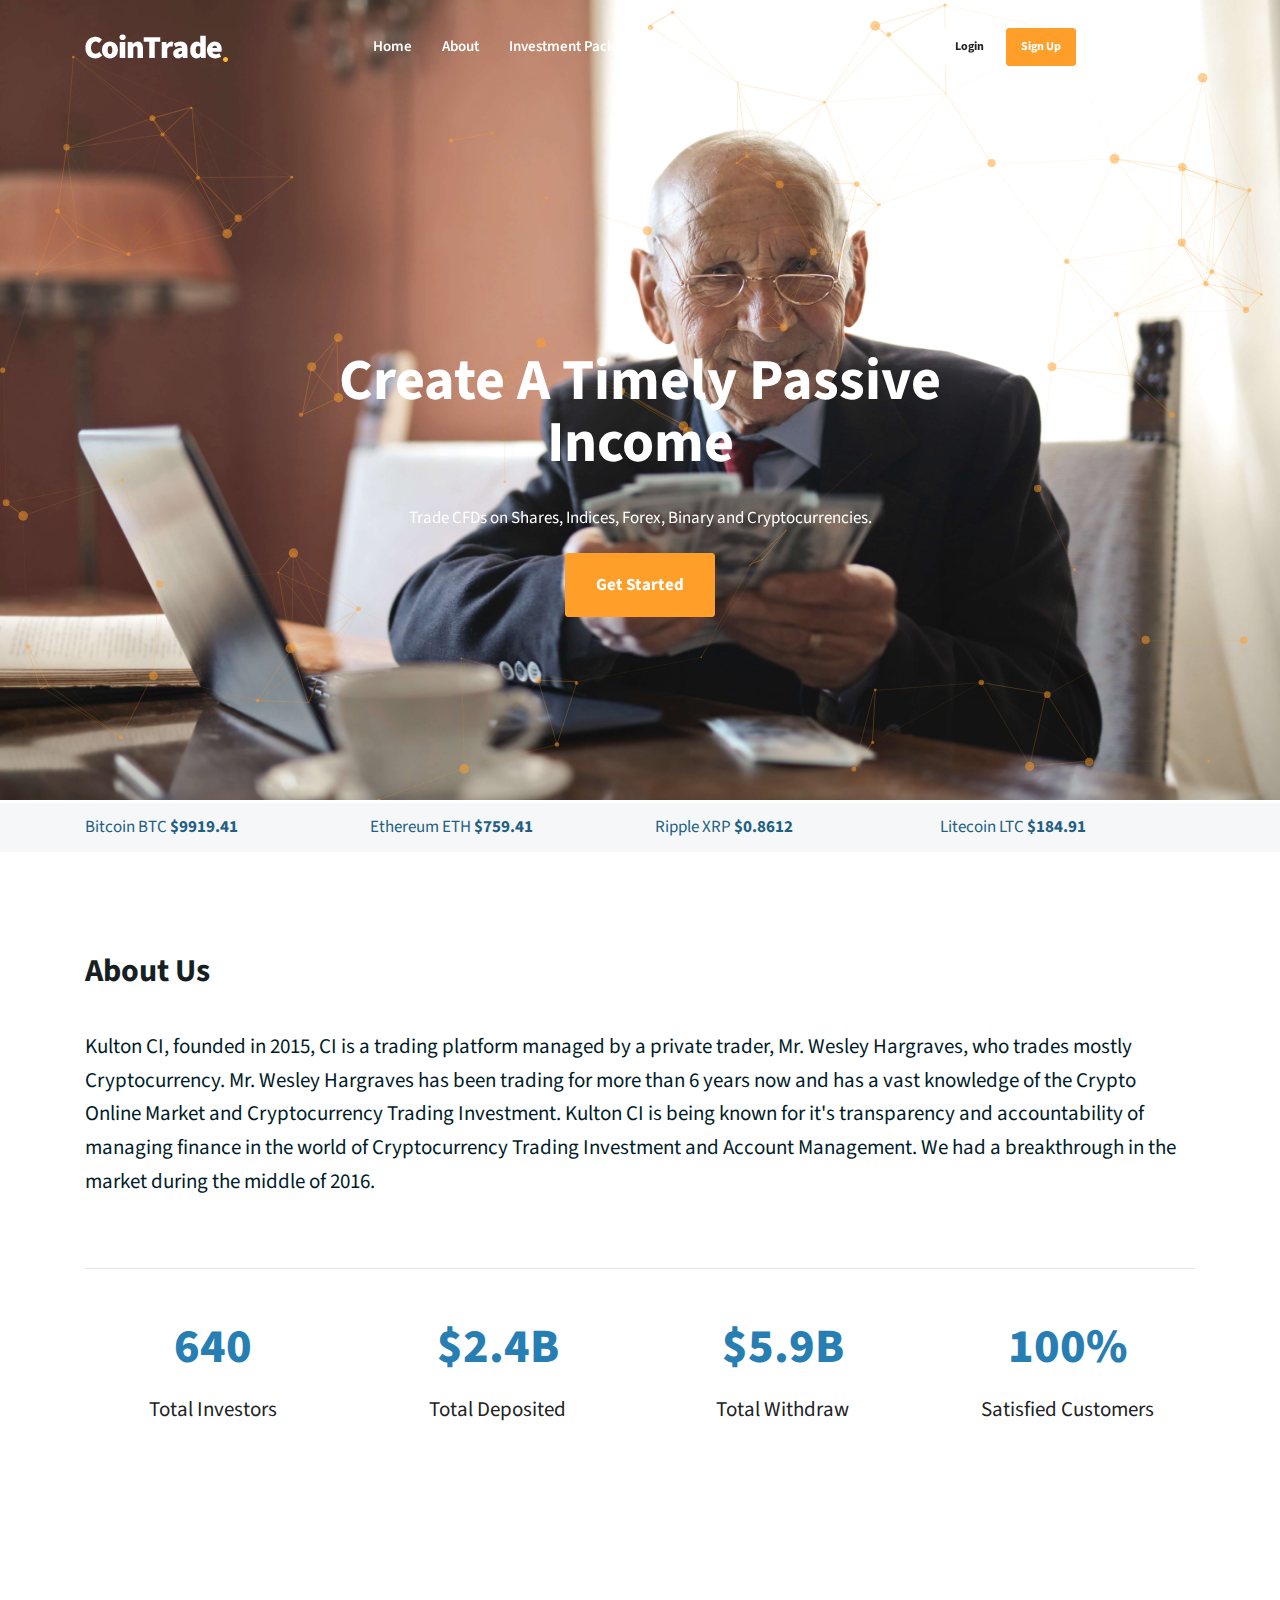
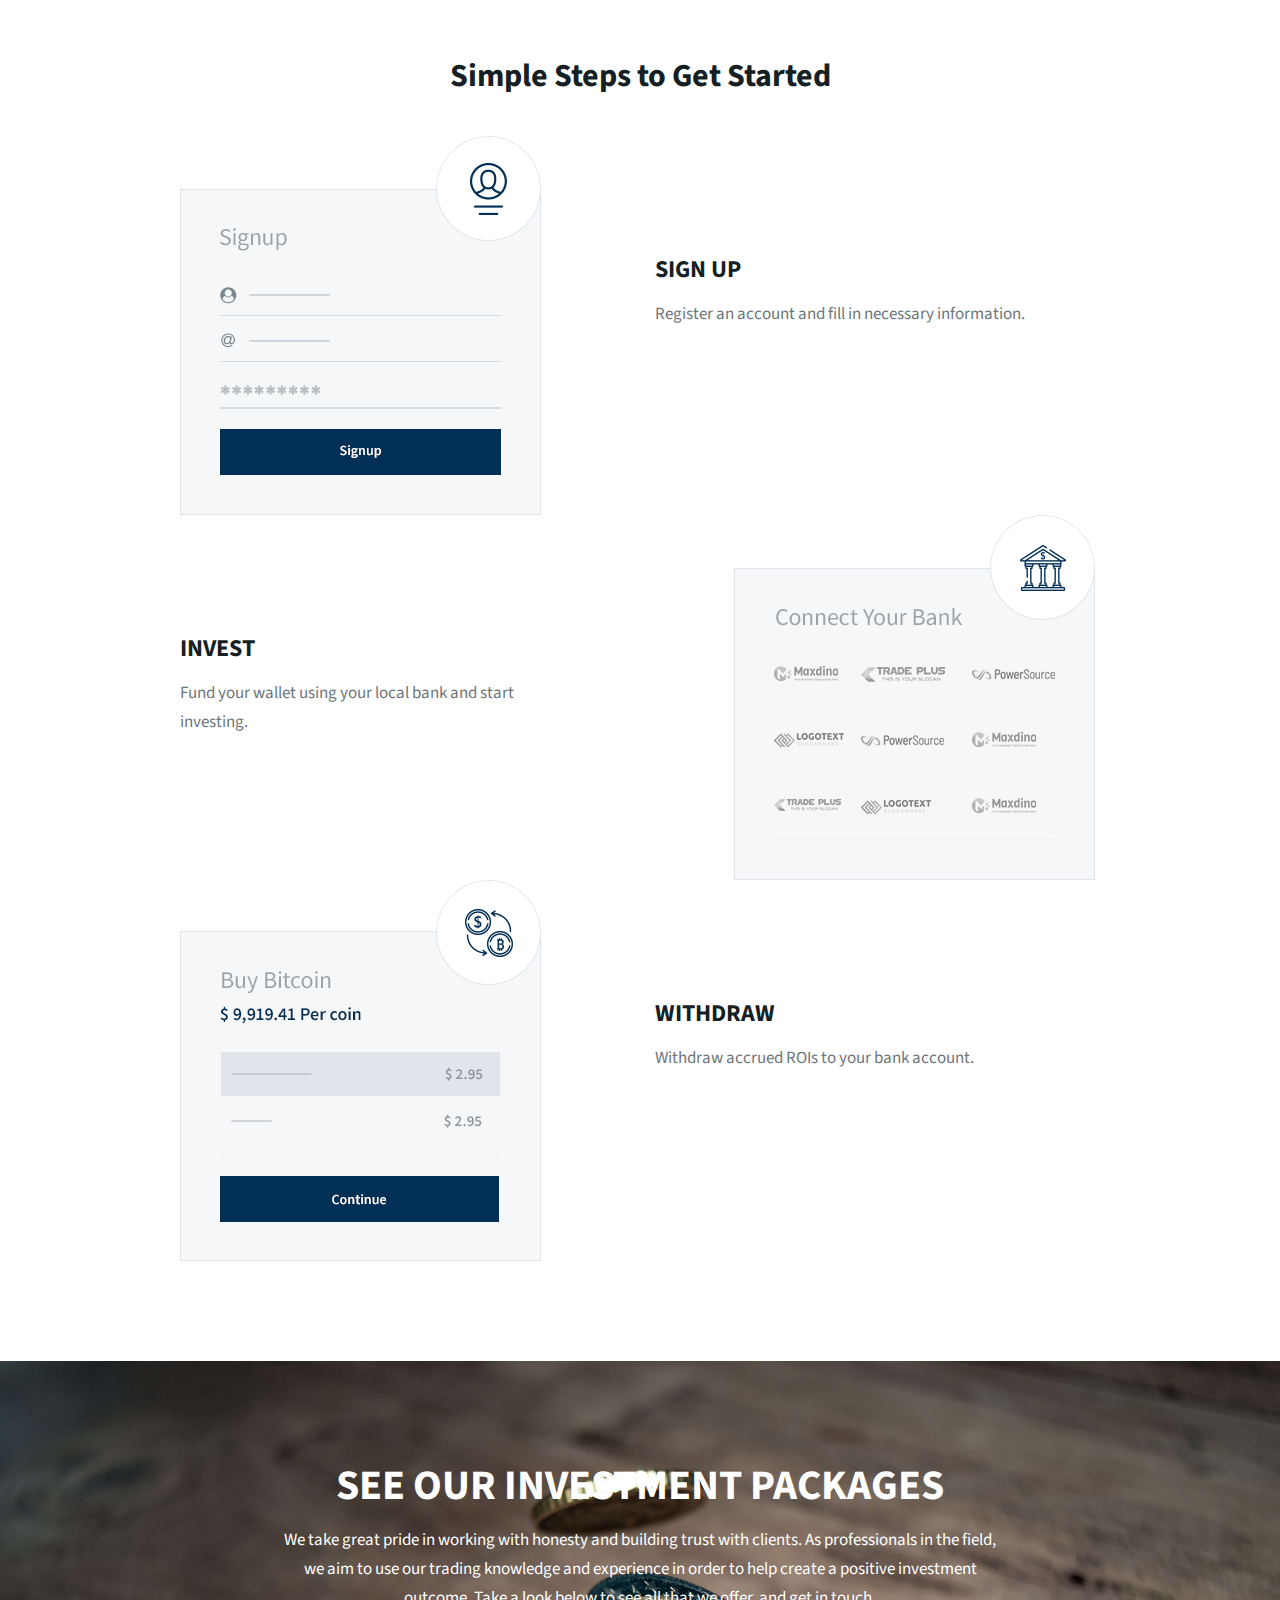
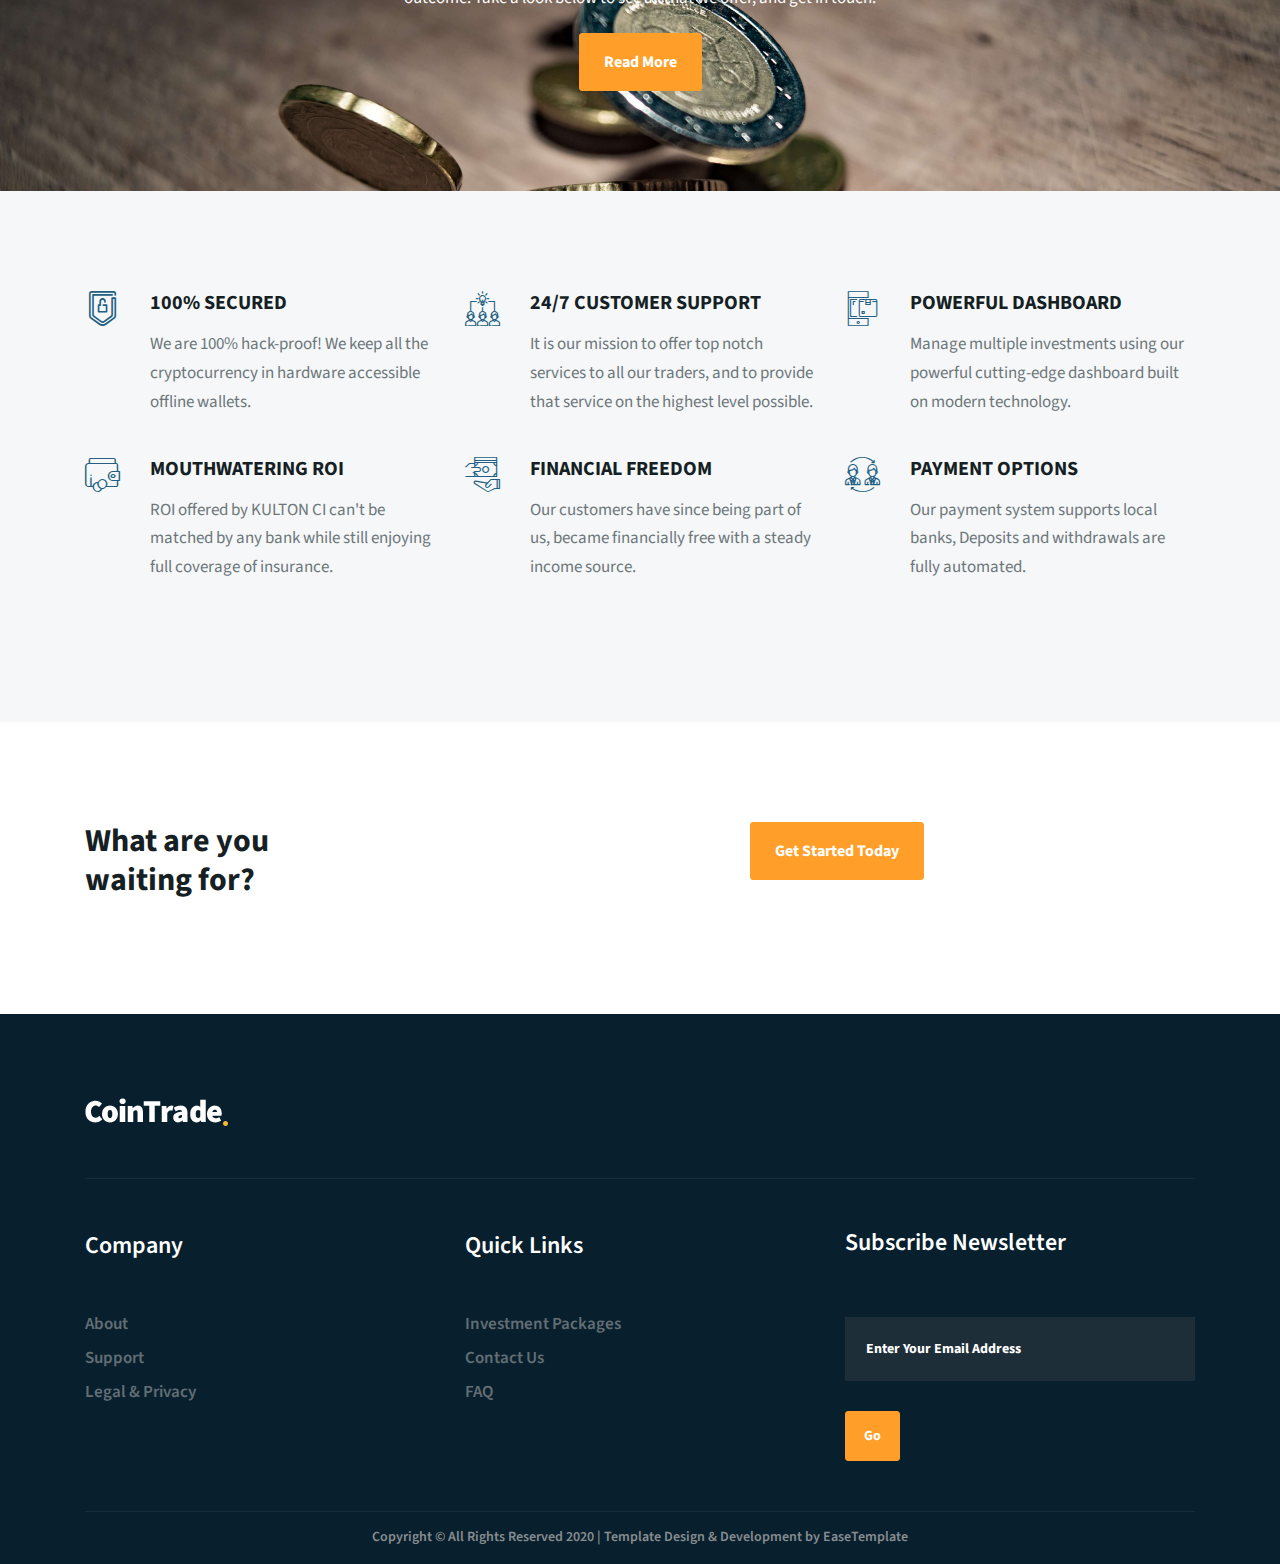
<file: index.html>
<!DOCTYPE html>
<html lang="en">

<head>
    <meta charset="utf-8">
    <meta http-equiv="X-UA-Compatible" content="IE=edge">
    <meta name="viewport" content="width=device-width, initial-scale=1">
    <!-- The above 3 meta tags *must* come first in the head; any other head content must come *after* these tags -->
    <meta name="description" content="">
    <meta name="keywords" content="">
    <title>Cointrade HTML Website Template </title>
    <!-- Bootstrap -->
    <link href="css/bootstrap.min.css" rel="stylesheet">
    <!-- Style CSS -->
    <link href="css/style.css" rel="stylesheet">
    <!-- Google Fonts -->
    <link href="https://fonts.googleapis.com/css?family=Source+Sans+Pro:200,200i,300,300i,400,400i,600,600i,700,700i,900,900i" rel="stylesheet">
    <!-- FontAwesome CSS -->
    <link href="css/font-awesome.min.css" rel="stylesheet">
    <!-- Fontello CSS -->
    <link rel="stylesheet" type="text/css" href="css/fontello.css">
    <!-- HTML5 shim and Respond.js for IE8 support of HTML5 elements and media queries -->
    <!-- WARNING: Respond.js doesn't work if you view the page via file:// -->
    <!--[if lt IE 9]>
<script src="https://oss.maxcdn.com/html5shiv/3.7.3/html5shiv.min.js"></script>
<script src="https://oss.maxcdn.com/respond/1.4.2/respond.min.js"></script>

<![endif]-->
</head>

<body>
    <!-- header-section-->
    <div class="header-wrapper fixed-top">
        <div class="container">
            <div class="row">
                <div class="col-xl-2 col-lg-3 col-md-12 col-sm-12 col-12">
                    <div class="logo"> <a href="index.html"><img src="./images/logo.png" alt=""> </a> </div>
                </div>
                <div class="col-xl-7 col-lg-6 col-md-12 col-sm-12 col-12">
                    <!-- navigations-->
                    <div class="navigation">
                        <div id="navigation">
                            <ul>
                                <li class="active"><a href="index.html">Home</a></li>
                                <li class="active"><a href="about.html">About</a></li>
                                <li class="active"><a href="investment.html">Investment Packages</a></li>
                                <li class="active"><a href="testimonies.html">Testimonies</a></li>
                                <li class="active"><a href="faq.html">FAQS</a></li>
                                <li class="active"><a href="contact.html">Contact</a></li>
                              
                                <!-- <li class="has-sub"><a href="#">Blog</a>
                                    <ul>
                                        <li><a href="blog-default.html">Blog Default</a></li>
                                        <li><a href="blog-single.html">Blog Single</a></li>
                                    </ul>
                                </li> -->
                            </ul>
                        </div>
                    </div>
                    <!-- /.navigations-->
                </div>
                <div class="col-xl-3 col-lg-3 col-md-12 col-sm-12 col-12 d-none d-xl-block d-lg-block">
                    <div class="header-quick-info">
                        <a href="#" class="btn btn-white btn-xs mr-1">Login</a>
                        <a href="#" class="btn btn-default btn-xs">Sign up</a>
                    </div>
                </div>
            </div>
        </div>
    </div>
    <!-- /. header-section-->
    <!--  hero-section -->
    <div id="particles-js" class="hero-section">
    </div>
    <div class="hero-container">
        <div class="container">
            <div class="row ">
                <div class="offset-xl-2 col-xl-8 offset-lg-2 col-lg-8 col-md-12 col-sm-12 col-12 text-center ">
                    <!--  hero-block-->
                    <div class="hero-block">
                        <h1 class="hero-title mb30">Create A Timely Passive Income</h1>
                        <p class="text-white">Trade CFDs on Shares, Indices, Forex, Binary and Cryptocurrencies.</p>
                        <a href="#" class="btn btn-default btn-lg">Get Started</a>
                    </div>
                    <!--  /.hero-block-->
                </div>
            </div>
        </div>
    </div>
    <!--  /.hero-section -->
    <!--  bitcoin-price-section -->
    <div class="bg-light">
        <div class="container">
            <div class="row ">
                <div class="col-xl-3 col-lg-3 col-md-3 col-sm-12 col-12 ">
                    <p class="text-primary pdt10 pdb10">Bitcoin BTC <strong>$9919.41</strong> </p>
                </div>
                <div class="col-xl-3 col-lg-3 col-md-3 col-sm-12 col-12 ">
                    <p class="text-primary pdt10 pdb10">Ethereum ETH <strong>$759.41</strong> </p>
                </div>
                <div class="col-xl-3 col-lg-3 col-md-3 col-sm-12 col-12 ">
                    <p class="text-primary pdt10 pdb10">Ripple XRP <strong>$0.8612</strong> </p>
                </div>
                <div class="col-xl-3 col-lg-3 col-md-3 col-sm-12 col-12 ">
                    <p class="text-primary pdt10 pdb10">Litecoin LTC <strong>$184.91</strong> </p>
                </div>
            </div>
        </div>
    </div>
    <!--  /.bitcoin-price-section -->
    <!--  about-section -->
    <div class="space-medium">
        <div class="container">
            <div class="row ">
                <!--  section-title -->
                <div class="col-xl-12 col-lg-12 col-md-12 col-sm-12 col-12 ">
                    <div class="section-title">
                        <h2>About Us</h2>
                    </div>
                </div>
                <!--  /.section-title -->
            </div>
            <!-- about -->
            <div class="row ">
                <div class="col-xl-12 col-lg-12 col-md-12 col-sm-12 col-12 ">
                    <div class="mb20">
                        <p class="lead">Kulton CI, founded in 2015, CI is a trading platform managed by a private trader, Mr. Wesley Hargraves, who trades mostly Cryptocurrency. Mr. Wesley Hargraves has been trading for more than 6 years now and has a vast knowledge of the Crypto Online Market and Cryptocurrency Trading Investment. Kulton CI is being known for it's transparency and accountability of managing finance in the world of Cryptocurrency Trading Investment and Account Management. We had a breakthrough in the market during the middle of 2016.</p>
                    </div>
                </div>
                <!-- <div class="col-xl-4 col-lg-4 col-md-4 col-sm-12 col-12 ">
                    <div class="mb20">
                        <p>Nam non convallis mielaoreet enimuspendis facibus magna elitmolestie ultricies ligula dign issllus rutrume egestas gravida. Etiam sodales volutpat enut ultricese sem varius vitaeis vel dui commod convstie ultricies ligula dignissllus. </p>
                    </div>
                </div>
                <div class="col-xl-4 col-lg-4 col-md-4 col-sm-12 col-12 ">
                    <div class="mb20">
                        <p>Seronse convallis mielaoreet enimuspendis facibuses magna elitmolestie ultricies ligula dignissllus rutrume egestas gravida. Etiam semonvallis diammag naestie ultricies ligulaser sodales volutpat enut ultricese. </p>
                    </div>
                </div> -->
            </div>
            <!-- /.about description -->
            <hr>
            <div class="row ">
                <!-- counter -->
                <div class="col-xl-3 col-lg-3 col-md-3 col-sm-12 col-12 ">
                    <div class="counter-block">
                        <h2 class="counter-title">640</h2>
                        <p class="counter-text">Total Investors</p>
                    </div>
                </div>
                <!-- /.counter -->
                <!-- counter -->
                <div class="col-xl-3 col-lg-3 col-md-3 col-sm-12 col-12 ">
                    <div class="counter-block">
                        <h2 class="counter-title">$2.4B</h2>
                        <p class="counter-text">Total Deposited</p>
                    </div>
                </div>
                <!-- /.counter -->
                <!-- counter -->
                <div class="col-xl-3 col-lg-3 col-md-3 col-sm-12 col-12 ">
                    <div class="counter-block">
                        <h2 class="counter-title">$5.9B</h2>
                        <p class="counter-text">Total Withdraw</p>
                    </div>
                </div>
                <!-- /.counter -->
                <!-- counter -->
                <div class="col-xl-3 col-lg-3 col-md-3 col-sm-12 col-12 ">
                    <div class="counter-block">
                        <h2 class="counter-title">100%</h2>
                        <p class="counter-text">Satisfied Customers</p>
                    </div>
                </div>
                <!-- /.counter -->
            </div>
        </div>
    </div>
    <!-- /.about -->
    <!-- Process Step -->
    <div class="space-medium">
        <div class="container">
            <div class="row ">
                <div class="offset-xl-3 col-xl-6 offset-lg-3 col-lg-6 col-md-12 col-sm-12 col-12 text-center">
                    <div class="section-title">
                        <h2>Simple Steps to Get Started</h2>
                    </div>
                </div>
            </div>
            <div class="row ">
                <div class="offset-xl-1 col-xl-10 offset-lg-1 col-lg-10 col-md-12 col-sm-12 col-12">
                    <div class="row">
                        <!-- Step-1 -->
                        <div class="col-xl-5 col-lg-5 col-md-6 col-sm-12 col-12">
                            <img src="./images/form.png" alt="">
                        </div>
                        <div class="offset-xl-1 col-xl-6 offset-lg-1 col-lg-6 col-md-6 col-sm-12 col-12">
                            <div class="pdt120">
                                <h3>SIGN UP</h3>
                                <p>Register an account and fill in necessary information.</p>
                            </div>
                        </div>
                        <!-- /.Step-1 -->
                        <!-- Step-2 -->
                        <div class="col-xl-5 col-lg-5 col-md-6 col-sm-12 col-12">
                            <div class="pdt120">
                                <h3>INVEST</h3>
                            <p>Fund your wallet using your local bank and start investing.</p>
                            </div>
                        </div>
                        <!-- /.Step-2 -->
                        <!-- Step-3 -->
                        <div class="offset-xl-2 col-xl-5 offset-lg-2 col-lg-5 col-md-6 col-sm-12 col-12">
                            <img src="./images/connect.png" alt="">
                        </div>
                        <div class="col-xl-5 col-lg-5 col-md-6 col-sm-12 col-12">
                            <img src="./images/bitcoin.png" alt="">
                        </div>
                        <div class="offset-xl-1 col-xl-6 offset-lg-1 col-lg-6 col-md-6 col-sm-12 col-12">
                            <div class="pdt120">
                                <h3>WITHDRAW</h3>
                                <p>Withdraw accrued ROIs to your bank account. </p>
                            </div>
                        </div>
                        <!-- /.Step-2 -->
                    </div>
                </div>
            </div>
        </div>
    </div>
    <!--/. Process Step -->
    <!-- cta-section -->
    <div class="cta-section">
        <div class="container">
            <div class="row ">
                <div class="offset-xl-2 col-xl-8 offset-lg-2 col-lg-8 col-md-12 col-sm-12 col-12">
                    <div class="cta-block">
                        <h1 class="text-white">SEE OUR INVESTMENT PACKAGES</h1>
                        <p>We take great pride in working with honesty and building trust with clients. As professionals in the field, we aim to use our trading knowledge and experience in order to help create a positive investment outcome. Take a look below to see all that we offer, and get in touch.</p>
                        <a href="#" class="btn btn-default">Read More</a>
                    </div>
                </div>
            </div>
        </div>
    </div>
    <!-- /.cta-section -->
    <!-- feature-section -->
    <div class="space-medium bg-light">
        <div class="container">
            <div class="row ">
                <!-- feature-left -->
                <div class="col-xl-4 col-lg-4 col-md-6 col-sm-12 col-12">
                    <div class="feature-left">
                        <div class="feature-icon"><i class="icon-shield"></i></div>
                        <div class="feature-content">
                            <h4>100% SECURED</h4>
                            <p>We are 100% hack-proof! We keep all the cryptocurrency in hardware accessible offline wallets.</p>
                        </div>
                    </div>
                </div>
                <!-- /.feature-left -->
                <!-- feature-left -->
                <div class="col-xl-4 col-lg-4 col-md-6 col-sm-12 col-12">
                    <div class="feature-left">
                        <div class="feature-icon"><i class="icon-brainstorming"></i></div>
                        <div class="feature-content">
                            <h4>24/7 CUSTOMER SUPPORT</h4>
                            <p>It is our mission to offer top notch services to all our traders, and to provide that service on the highest level possible.</p>
                        </div>
                    </div>
                </div>
                <!-- /.feature-left -->
                <!-- feature-left -->
                <div class="col-xl-4 col-lg-4 col-md-6 col-sm-12 col-12">
                    <div class="feature-left">
                        <div class="feature-icon"><i class="icon-smartphone"></i></div>
                        <div class="feature-content">
                            <h4>POWERFUL DASHBOARD</h4>
                            <p>Manage multiple investments using our powerful cutting-edge dashboard built on modern technology.</p>
                        </div>
                    </div>
                </div>
                <!-- /.feature-left -->
                <!-- feature-left -->
                <div class="col-xl-4 col-lg-4 col-md-6 col-sm-12 col-12">
                    <div class="feature-left">
                        <div class="feature-icon"><i class="icon-wallet"></i></div>
                        <div class="feature-content">
                            <h4>MOUTHWATERING ROI</h4>
                            <p>ROI offered by KULTON CI can't be matched by any bank while still enjoying full coverage of insurance.</p>
                        </div>
                    </div>
                </div>
                <!-- /.feature-left -->
                <!-- feature-left -->
                <div class="col-xl-4 col-lg-4 col-md-6 col-sm-12 col-12">
                    <div class="feature-left">
                        <div class="feature-icon"><i class="icon-loan"></i></div>
                        <div class="feature-content">
                            <h4>FINANCIAL FREEDOM</h4>
                            <p>Our customers have since being part of us, became financially free with a steady income source.</p>
                        </div>
                    </div>
                </div>
                <!-- /.feature-left -->
                <!-- feature-left -->
                <div class="col-xl-4 col-lg-4 col-md-6 col-sm-12 col-12">
                    <div class="feature-left">
                        <div class="feature-icon"><i class="icon-exchange"></i></div>
                        <div class="feature-content">
                            <h4>PAYMENT OPTIONS</h4>
                            <p>Our payment system supports local banks, Deposits and withdrawals are fully automated.</p>
                        </div>
                    </div>
                </div>
                <!-- /.feature-left -->
            </div>
        </div>
    </div>
    <!-- /.feature-section -->
    <!-- app-section -->
    <div class="space-medium">
        <div class="container">
            <div class="row ">
                <div class="col-xl-7 col-lg-7 col-md-7 col-sm-12 col-12 ">
                    <h2>What are you <br> waiting for?</h2>
                </div>
                <div class="col-xl-5 col-lg-5 col-md-5 col-sm-12 col-12 ">
                    <div class="">
                        <span><a href="#" class="btn btn-default">Get Started Today</a></span>
                        <!-- <span><a href="#"><img src="./images/google_app.png" alt=""></a></span> -->
                    </div>
                </div>
            </div>
        </div>
    </div>
    <!-- /.app-section -->
    <!-- footer -->
    <div class="footer">
        <div class="container">
            <div class="row ">
                <div class="col-xl-12 col-lg-12 col-md-12 col-sm-12 col-12 ">
                    <div class="ft-logo"><img src="./images/logo.png" alt=""></div>
                </div>
            </div>
            <hr class="footer-line">
            <div class="row ">
                <!-- footer-about -->
                <div class="col-xl-4 col-lg-4 col-md-4 col-sm-6 col-6 ">
                    <div class="footer-widget ">
                        <div class="footer-title">Company</div>
                        <ul class="list-unstyled">
                            <li><a href="#">About</a></li>
                            <li><a href="#">Support</a></li>
                            <li><a href="#">Legal & Privacy</a></li>
                        </ul>
                    </div>
                </div>
                <!-- /.footer-about -->
                <!-- footer-links -->
                <div class="col-xl-4 col-lg-4 col-md-4 col-sm-6 col-6 ">
                    <div class="footer-widget ">
                        <div class="footer-title">Quick Links</div>
                        <ul class="list-unstyled">
                            <li><a href="#">Investment Packages</a></li>
                            <li><a href="#">Contact us</a></li>
                            <li><a href="#">FAQ</a></li>
                        </ul>
                    </div>
                </div>
                <!-- /.footer-links -->
                <!-- footer-links -->
                <!-- <div class="col-xl-4 col-lg-4 col-md-4 col-sm-6 col-6 ">
                    <div class="footer-widget ">
                        <div class="footer-title">Social</div>
                        <ul class="list-unstyled">
                            <li><a href="#">Twitter</a></li>
                            <li><a href="#">Google +</a></li>
                            <li><a href="#">Linked In</a></li>
                            <li><a href="#">Facebook</a></li>
                        </ul>
                    </div>
                </div> -->
                <!-- /.footer-links -->
                <!-- footer-links -->
                <div class="col-xl-4 col-lg-4 col-md-12 col-sm-6 col-6 ">
                    <div class="footer-widget ">
                        <h3 class="footer-title">Subscribe Newsletter</h3>
                        <form>
                            <div class="newsletter-form">
                                <input class="form-control" placeholder="Enter Your Email address" type="text">
                                <button class="btn btn-default btn-sm" type="submit">Go</button>
                            </div>
                        </form>
                    </div>
                </div>
                <!-- /.footer-links -->
                <!-- tiny-footer -->
            </div>
            <div class="row ">
                <div class="col-xl-12 col-lg-12 col-md-12 col-sm-12 col-12 text-center ">
                    <div class="tiny-footer">
                        <p>Copyright © All Rights Reserved 2020 | Template Design & Development by <a href="https://easetemplate.com/ " target="_blank" class="copyrightlink">EaseTemplate</a></p>
                    </div>
                </div>
                <!-- /. tiny-footer -->
            </div>
        </div>
    </div>
    <!-- /.footer -->
    <a href="javascript:" id="return-to-top"><i class="fa fa-angle-up"></i></a>
    <!-- jQuery (necessary for Bootstrap's JavaScript plugins) -->
    <script src="js/jquery.min.js"></script>
    <!-- Include all compiled plugins (below), or include individual files as needed -->
    <script src="js/bootstrap.min.js"></script>
    <script src="js/menumaker.js"></script>
    <script src="js/return-to-top.js"></script>
    <script src="js/navigation.js"></script>
    <script src="js/particles.min.js"></script>
    <script>
    /* ---- particles.js config ---- */
    /* -----------------------------------------------
/* How to use? : Check the GitHub README
/* ----------------------------------------------- */

    /* To load a config file (particles.json) you need to host this demo (MAMP/WAMP/local)... */
    /*
    particlesJS.load('particles-js', 'particles.json', function() {
      console.log('particles.js loaded - callback');
    });
    */

    /* Otherwise just put the config content (json): */

    particlesJS('particles-js',

        {
            "particles": {
                "number": {
                    "value": 80,
                    "density": {
                        "enable": true,
                        "value_area": 800
                    }
                },
                "color": {
                    "value": "#ff9f2a"
                },
                "shape": {
                    "type": "circle",
                    "stroke": {
                        "width": 0,
                        "color": "#000000"
                    },
                    "polygon": {
                        "nb_sides": 5
                    },
                    "image": {
                        "src": "img/github.svg",
                        "width": 100,
                        "height": 100
                    }
                },
                "opacity": {
                    "value": 0.5,
                    "random": false,
                    "anim": {
                        "enable": false,
                        "speed": 1,
                        "opacity_min": 0.1,
                        "sync": false
                    }
                },
                "size": {
                    "value": 5,
                    "random": true,
                    "anim": {
                        "enable": false,
                        "speed": 40,
                        "size_min": 0.1,
                        "sync": false
                    }
                },
                "line_linked": {
                    "enable": true,
                    "distance": 150,
                    "color": "#ff9f2a",
                    "opacity": 0.4,
                    "width": 1
                },
                "move": {
                    "enable": true,
                    "speed": 6,
                    "direction": "none",
                    "random": false,
                    "straight": false,
                    "out_mode": "out",
                    "attract": {
                        "enable": false,
                        "rotateX": 600,
                        "rotateY": 1200
                    }
                }
            },
            "interactivity": {
                "detect_on": "canvas",
                "events": {
                    "onhover": {
                        "enable": true,
                        "mode": "repulse"
                    },
                    "onclick": {
                        "enable": true,
                        "mode": "push"
                    },
                    "resize": true
                },
                "modes": {
                    "grab": {
                        "distance": 400,
                        "line_linked": {
                            "opacity": 1
                        }
                    },
                    "bubble": {
                        "distance": 400,
                        "size": 40,
                        "duration": 2,
                        "opacity": 8,
                        "speed": 3
                    },
                    "repulse": {
                        "distance": 200
                    },
                    "push": {
                        "particles_nb": 4
                    },
                    "remove": {
                        "particles_nb": 2
                    }
                }
            },
            "retina_detect": true,
            "config_demo": {
                "hide_card": false,
                "background_color": "#b61924",
                "background_image": "",
                "background_position": "50% 50%",
                "background_repeat": "no-repeat",
                "background_size": "cover"
            }
        }

    );
    </script>
</body>

</html>
</file>
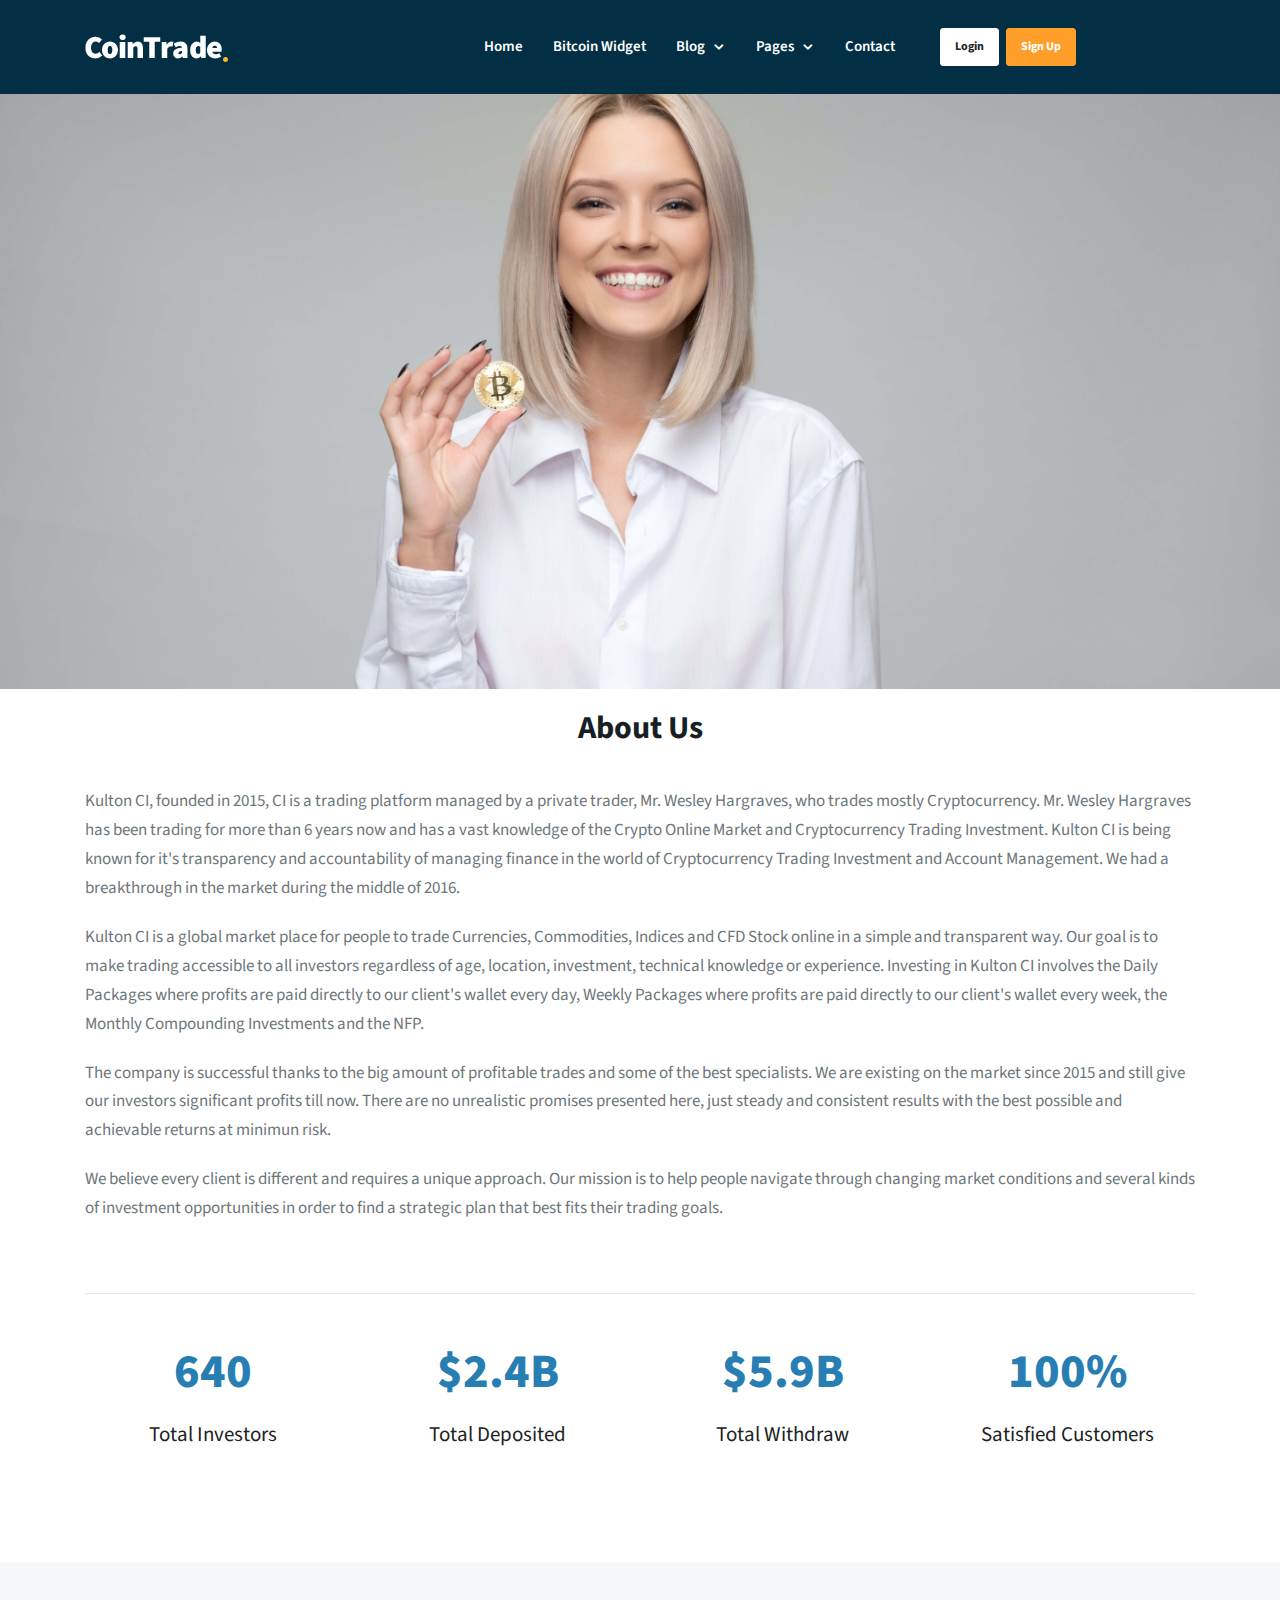
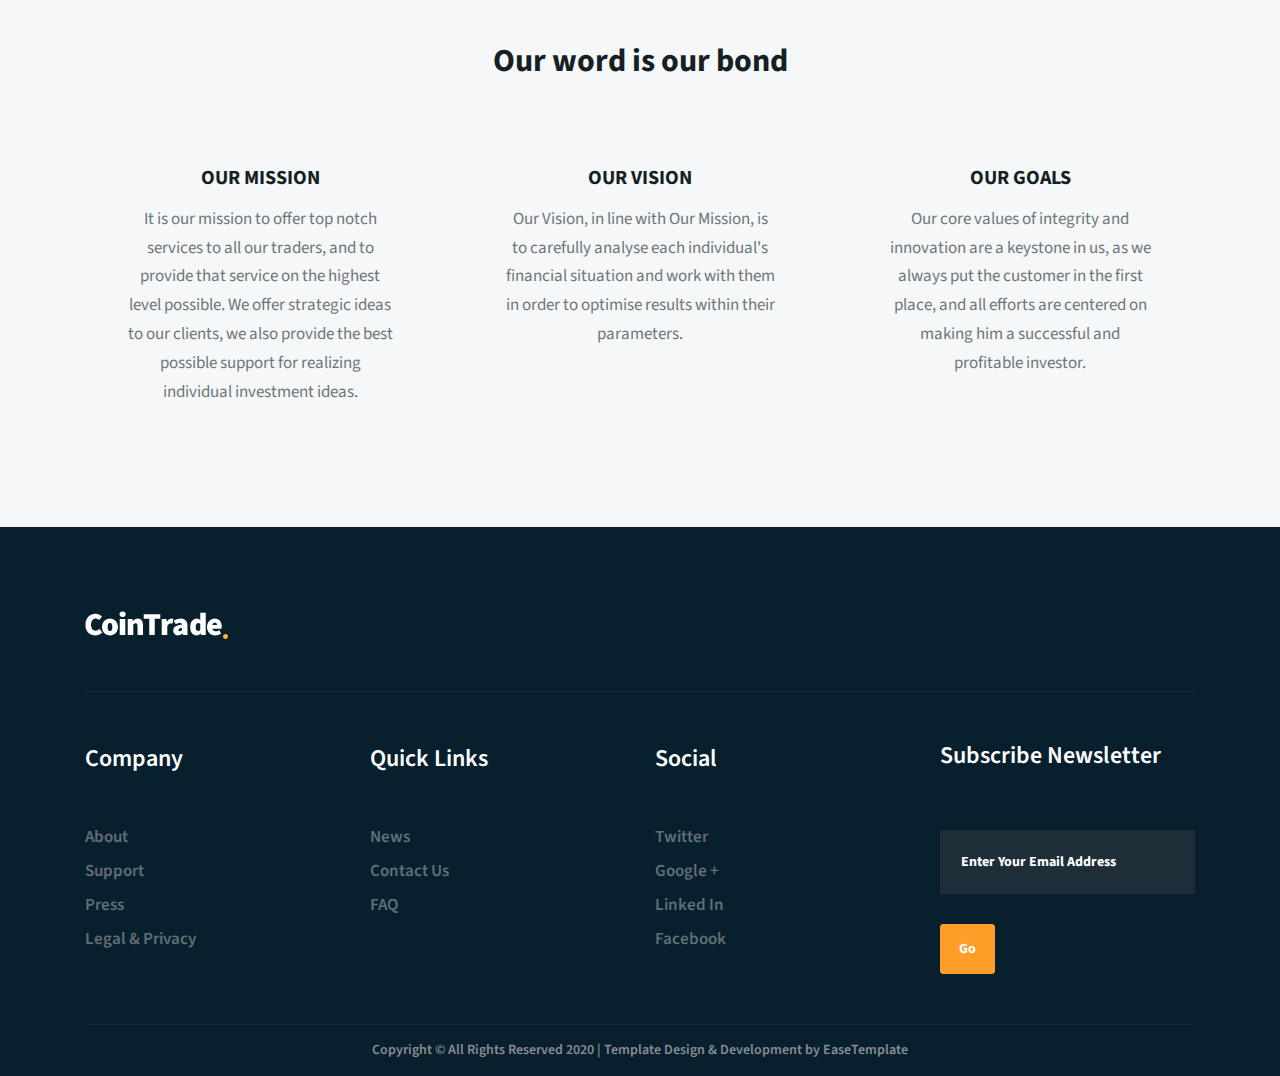
<file: about.html>
<!DOCTYPE html>
<html lang="en">

<head>
    <meta charset="utf-8">
    <meta http-equiv="X-UA-Compatible" content="IE=edge">
    <meta name="viewport" content="width=device-width, initial-scale=1">
    <!-- The above 3 meta tags *must* come first in the head; any other head content must come *after* these tags -->
    <meta name="description" content="">
    <meta name="keywords" content="">
    <title>Cointrade HTML Website Template - About us </title>
    <!-- Bootstrap -->
    <link href="css/bootstrap.min.css" rel="stylesheet">
    <!-- Style CSS -->
    <link href="css/style.css" rel="stylesheet">
    <!-- Google Fonts -->
    <link href="https://fonts.googleapis.com/css?family=Source+Sans+Pro:200,200i,300,300i,400,400i,600,600i,700,700i,900,900i" rel="stylesheet">
    <!-- FontAwesome CSS -->
    <link href="css/font-awesome.min.css" rel="stylesheet">
    <!-- Fontello CSS -->
    <link rel="stylesheet" type="text/css" href="css/fontello.css">
    <!-- HTML5 shim and Respond.js for IE8 support of HTML5 elements and media queries -->
    <!-- WARNING: Respond.js doesn't work if you view the page via file:// -->
    <!--[if lt IE 9]>
<script src="https://oss.maxcdn.com/html5shiv/3.7.3/html5shiv.min.js"></script>
<script src="https://oss.maxcdn.com/respond/1.4.2/respond.min.js"></script>

<![endif]-->
</head>

<body>
    <!-- header-section-->
    <div class="header-wrapper fixed-top header-second">
        <div class="container">
            <div class="row">
                <div class="col-xl-2 col-lg-3 col-md-12 col-sm-12 col-12">
                    <div class="logo"> <a href="index.html"><img src="./images/logo.png" alt=""> </a> </div>
                </div>
                <div class="col-xl-7 col-lg-6 col-md-12 col-sm-12 col-12">
                    <!-- navigations-->
                    <div class="navigation">
                        <div id="navigation">
                            <ul>
                                <li class="active"><a href="index.html">Home</a></li>
                                <li class="active"><a href="bitcoin-widget.html">Bitcoin Widget</a></li>
                                <li class="has-sub"><a href="#">Blog</a>
                                    <ul>
                                        <li><a href="blog-default.html">Blog Default</a></li>
                                        <li><a href="blog-single.html">Blog Single</a></li>
                                    </ul>
                                </li>
                                <li class="has-sub"><a href="#">Pages</a>
                                    <ul>
                                        <li><a href="about.html">about</a></li>
                                        <li><a href="faq.html">FAQ</a></li>
                                        <li><a href="login.html">Login</a></li>
                                        <li><a href="register.html">Sign up</a></li>
                                        <li><a href="error-page.html">404 page</a> </li>
                                        <li><a href="styleguide.html">styleguide</a> </li>
                                    </ul>
                                </li>
                                <li><a href="contact-us.html">Contact</a></li>
                            </ul>
                        </div>
                    </div>
                    <!-- /.navigations-->
                </div>
                <div class="col-xl-3 col-lg-3 col-md-12 col-sm-12 col-12 d-none d-xl-block d-lg-block">
                    <div class="header-quick-info">
                        <a href="login.html" class="btn btn-white btn-xs mr-1">Login</a></li>
                        <a href="register.html" class="btn btn-default btn-xs">Sign up</a>
                    </div>
                </div>
            </div>
        </div>
    </div>
    <!-- /. header-section-->
    <!-- page-header -->
    <div class="page-header">
        <div class="container">
            <div class="row">
                <div class="col-xl-12 col-lg-12 col-md-12 col-sm-12 col-12">
                    <div class="page-caption">
                        <!-- <h1 class="page-title">About us</h1> -->
                    </div>
                </div>
            </div>
        </div>
    </div>
    <!-- /.page-header-->
    <!-- about -->
    <!-- about description -->
    <div class="content pdb0">
        <div class="container">
            <div class="row ">
                <!--  section-title -->
                <div class="col-xl-12 col-lg-12 col-md-12 col-sm-12 col-12 ">
                    <div class="section-title text-center">
                        <h2>About Us</h2>
                    </div>
                </div>
                <!--  /.section-title -->
            </div>
            <!-- about -->
            <div class="row ">
                <div class="col-xl-12 col-lg-12 col-md-12 col-sm-12 col-12 ">
                    <div class="mb20">
                        <p>Kulton CI, founded in 2015, CI is a trading platform managed by a private trader, Mr. Wesley Hargraves, who trades mostly Cryptocurrency. Mr. Wesley Hargraves has been trading for more than 6 years now and has a vast knowledge of the Crypto Online Market and Cryptocurrency Trading Investment. Kulton CI is being known for it's transparency and accountability of managing finance in the world of Cryptocurrency Trading Investment and Account Management. We had a breakthrough in the market during the middle of 2016.</p>
                        <p>
                            Kulton CI is a global market place for people to trade Currencies, Commodities, Indices and CFD Stock online in a simple and transparent way. Our goal is to make trading accessible to all investors regardless of age, location, investment, technical knowledge or experience. Investing in Kulton CI involves the Daily Packages where profits are paid directly to our client's wallet every day, Weekly Packages where profits are paid directly to our client's wallet every week, the Monthly Compounding Investments and the NFP.
                        </p>
                        <p>
                            The company is successful thanks to the big amount of profitable trades and some of the best specialists. We are existing on the market since 2015 and still give our investors significant profits till now. There are no unrealistic promises presented here, just steady and consistent results with the best possible and achievable returns at minimun risk.
                        </p>
                        <p>
                            We believe every client is different and requires a unique approach. Our mission is to help people navigate through changing market conditions and several kinds of investment opportunities in order to find a strategic plan that best fits their trading goals.
                        </p>
                    </div>
                </div>
                <!-- <div class="col-xl-4 col-lg-4 col-md-4 col-sm-12 col-12 ">
                    <div class="mb20">
                        <p>Nam non convallis mielaoreet enimuspendis facibus magna elitmolestie ultricies ligula dign issllus rutrume egestas gravida. Etiam sodales volutpat enut ultricese sem varius vitaeis vel dui commod convstie ultricies ligula dignissllus. </p>
                    </div>
                </div>
                <div class="col-xl-4 col-lg-4 col-md-4 col-sm-12 col-12 ">
                    <div class="mb20">
                        <p>Seronse convallis mielaoreet enimuspendis facibuses magna elitmolestie ultricies ligula dignissllus rutrume egestas gravida. Etiam semonvallis diammag naestie ultricies ligulaser sodales volutpat enut ultricese. </p>
                    </div>
                </div> -->
            </div>
            <!-- /.about description -->
            <hr>
            <div class="row ">
                <div class="col-xl-3 col-lg-3 col-md-3 col-sm-12 col-12 ">
                    <div class="counter-block">
                        <h2 class="counter-title">640</h2>
                        <p class="counter-text">Total Investors</p>
                    </div>
                </div>
                <!-- /.counter -->
                <!-- counter -->
                <div class="col-xl-3 col-lg-3 col-md-3 col-sm-12 col-12 ">
                    <div class="counter-block">
                        <h2 class="counter-title">$2.4B</h2>
                        <p class="counter-text">Total Deposited</p>
                    </div>
                </div>
                <!-- /.counter -->
                <!-- counter -->
                <div class="col-xl-3 col-lg-3 col-md-3 col-sm-12 col-12 ">
                    <div class="counter-block">
                        <h2 class="counter-title">$5.9B</h2>
                        <p class="counter-text">Total Withdraw</p>
                    </div>
                </div>
                <!-- /.counter -->
                <!-- counter -->
                <div class="col-xl-3 col-lg-3 col-md-3 col-sm-12 col-12 ">
                    <div class="counter-block">
                        <h2 class="counter-title">100%</h2>
                        <p class="counter-text">Satisfied Customers</p>
                    </div>
                </div>
                <!-- /.counter -->
            </div>
        </div>
        <!-- /.about -->
        <!-- feature-blurb-section -->
        <div class="bg-light mt80 pdt80 pdb80">
            <div class="container">
                <div class="row ">
                    <div class="col-xl-12 col-lg-12 col-md-12 col-sm-12 col-12 text-center mb30 ">
                        <h2>Our word is our bond</h2>
                    </div>
                </div>
                <div class="row ">
                    <div class="col-xl-4 col-lg-4 col-md-4 col-sm-12 col-12 ">
                        <!-- feature-blurb -->
                        <div class="feature-blurb-block">
                            <h4>OUR MISSION</h4>
                            <p>It is our mission to offer top notch services to all our traders, and to provide that service on the highest level possible. We offer strategic ideas to our clients, we also provide the best possible support for realizing individual investment ideas.</p>
                        </div>
                    </div>
                    <!-- /.feature-blurb -->
                    <!-- feature-blurb -->
                    <div class="col-xl-4 col-lg-4 col-md-4 col-sm-12 col-12 ">
                        <div class="feature-blurb-block">
                            <h4>OUR VISION</h4>
                            <p>Our Vision, in line with Our Mission, is to carefully analyse each individual's financial situation and work with them in order to optimise results within their parameters. </p>
                        </div>
                    </div>
                    <!-- /.feature-blurb -->
                    <!-- feature-blurb -->
                    <div class="col-xl-4 col-lg-4 col-md-4 col-sm-12 col-12 ">
                        <div class="feature-blurb-block">
                            <h4>OUR GOALS</h4>
                            <p>Our core values of integrity and innovation are a keystone in us, as we always put the customer in the first place, and all efforts are centered on making him a successful and profitable investor. </p>
                        </div>
                    </div>
                    <!-- /.feature-blurb -->
                </div>
            </div>
        </div>
        <!-- /.feature-blurb-section -->
        <!-- cta-block -->
    </div>
    <!-- footer -->
    <div class="footer">
        <div class="container">
            <div class="row ">
                <div class="col-xl-12 col-lg-12 col-md-12 col-sm-12 col-12 ">
                    <div class="ft-logo"><img src="./images/logo.png" alt=""></div>
                </div>
            </div>
            <hr class="footer-line">
            <div class="row ">
                <!-- footer-about -->
                <div class="col-xl-3 col-lg-3 col-md-4 col-sm-6 col-6 ">
                    <div class="footer-widget ">
                        <div class="footer-title">Company</div>
                        <ul class="list-unstyled">
                            <li><a href="#">About</a></li>
                            <li><a href="#">Support</a></li>
                            <li><a href="#">Press</a></li>
                            <li><a href="#">Legal & Privacy</a></li>
                        </ul>
                    </div>
                </div>
                <!-- /.footer-about -->
                <!-- footer-links -->
                <div class="col-xl-3 col-lg-3 col-md-4 col-sm-6 col-6 ">
                    <div class="footer-widget ">
                        <div class="footer-title">Quick Links</div>
                        <ul class="list-unstyled">
                            <li><a href="#">News</a></li>
                            <li><a href="#">Contact us</a></li>
                            <li><a href="#">FAQ</a></li>
                        </ul>
                    </div>
                </div>
                <!-- /.footer-links -->
                <!-- footer-links -->
                <div class="col-xl-3 col-lg-3 col-md-4 col-sm-6 col-6 ">
                    <div class="footer-widget ">
                        <div class="footer-title">Social</div>
                        <ul class="list-unstyled">
                            <li><a href="#">Twitter</a></li>
                            <li><a href="#">Google +</a></li>
                            <li><a href="#">Linked In</a></li>
                            <li><a href="#">Facebook</a></li>
                        </ul>
                    </div>
                </div>
                <!-- /.footer-links -->
                <!-- footer-links -->
                <div class="col-xl-3 col-lg-3 col-md-12 col-sm-6 col-6 ">
                    <div class="footer-widget ">
                        <h3 class="footer-title">Subscribe Newsletter</h3>
                        <form>
                            <div class="newsletter-form">
                                <input class="form-control" placeholder="Enter Your Email address" type="text">
                                <button class="btn btn-default btn-sm" type="submit">Go</button>
                            </div>
                        </form>
                    </div>
                </div>
                <!-- /.footer-links -->
                <!-- tiny-footer -->
            </div>
            <div class="row ">
                <div class="col-xl-12 col-lg-12 col-md-12 col-sm-12 col-12 text-center ">
                    <div class="tiny-footer">
                        <p>Copyright © All Rights Reserved 2020 | Template Design & Development by <a href="https://easetemplate.com/ " target="_blank" class="copyrightlink">EaseTemplate</a></p>
                    </div>
                </div>
                <!-- /. tiny-footer -->
            </div>
        </div>
    </div>
    <!-- /.footer -->
    <a href="javascript:" id="return-to-top"><i class="fa fa-angle-up"></i></a>
    <!-- jQuery (necessary for Bootstrap's JavaScript plugins) -->
    <script src="js/jquery.min.js"></script>
    <!-- Include all compiled plugins (below), or include individual files as needed -->
    <script src="js/bootstrap.min.js"></script>
    <script src="js/menumaker.js"></script>
    <script src="js/return-to-top.js"></script>
    <script src="js/navigation.js"></script>
</body>

</html>
</file>
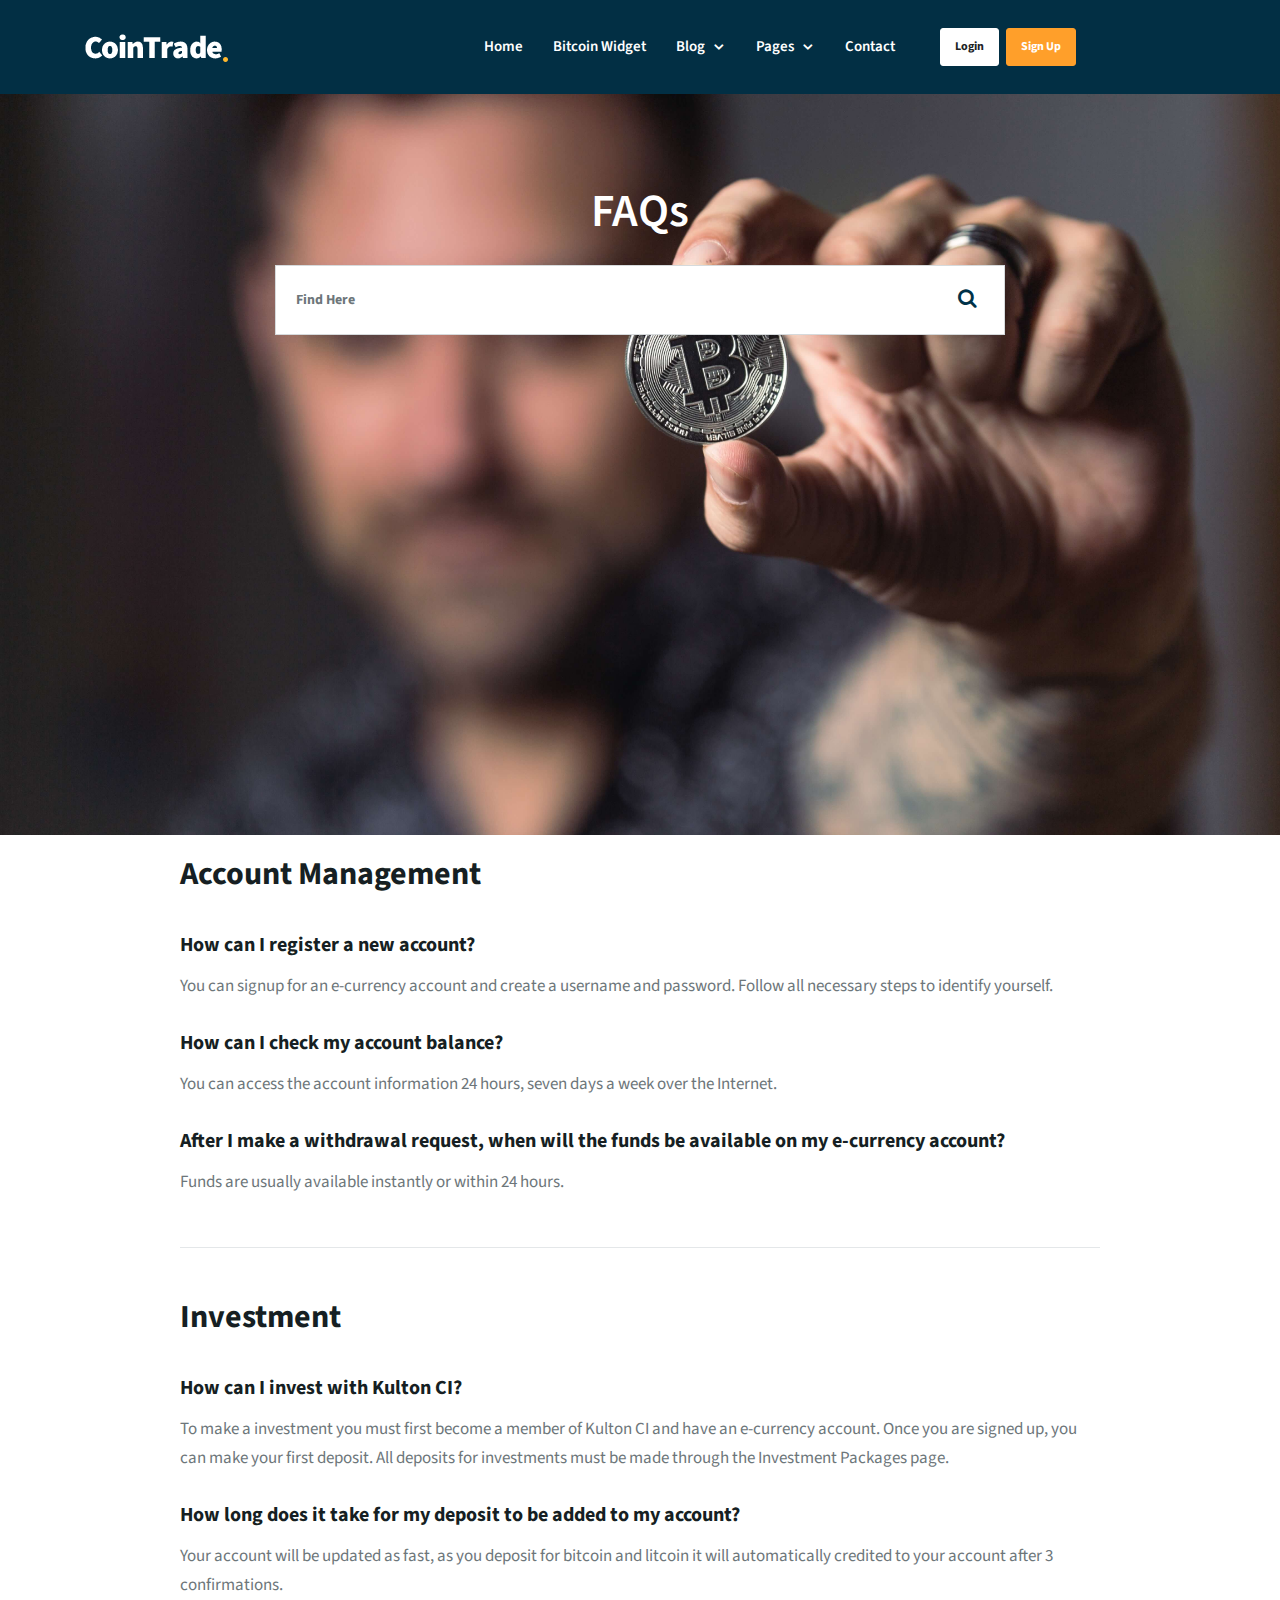
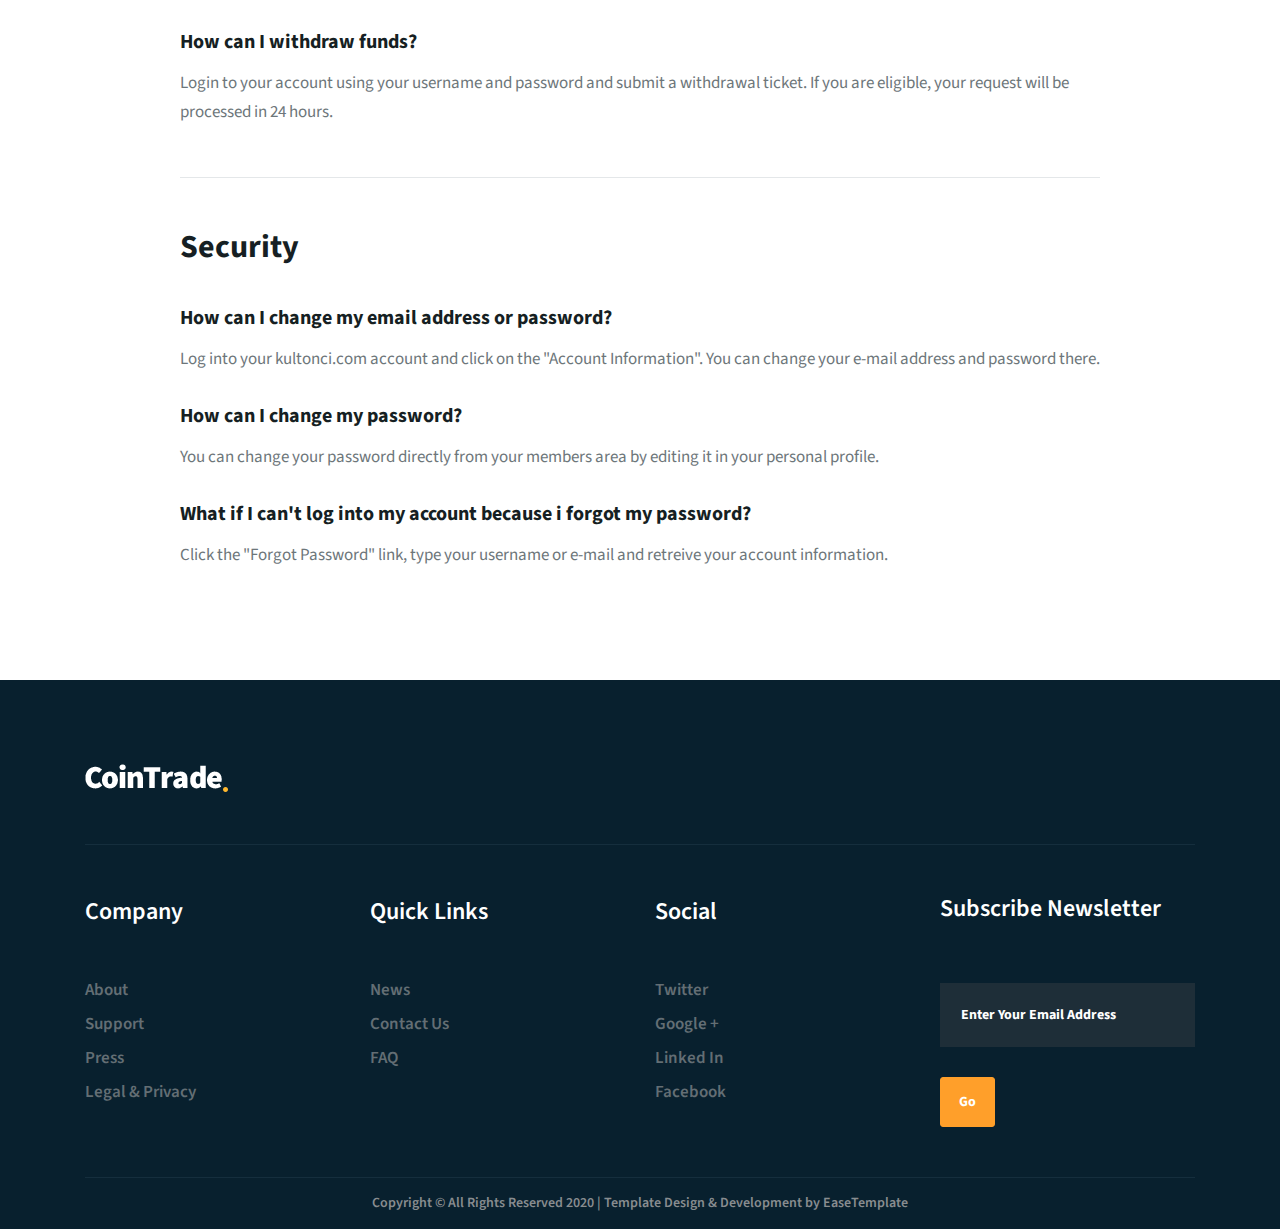
<file: faq.html>
<!DOCTYPE html>
<html lang="en">

<head>
    <meta charset="utf-8">
    <meta http-equiv="X-UA-Compatible" content="IE=edge">
    <meta name="viewport" content="width=device-width, initial-scale=1">
    <!-- The above 3 meta tags *must* come first in the head; any other head content must come *after* these tags -->
    <meta name="description" content="">
    <meta name="keywords" content="">
    <title>Cointrade HTML Website Template - FAQ Page </title>
    <!-- Bootstrap -->
    <link href="css/bootstrap.min.css" rel="stylesheet">
    <!-- Style CSS -->
    <link href="css/style.css" rel="stylesheet">
    <!-- Google Fonts -->
    <link href="https://fonts.googleapis.com/css?family=Source+Sans+Pro:200,200i,300,300i,400,400i,600,600i,700,700i,900,900i" rel="stylesheet">
    <!-- FontAwesome CSS -->
    <link href="css/font-awesome.min.css" rel="stylesheet">
    <!-- Fontello CSS -->
    <link rel="stylesheet" type="text/css" href="css/fontello.css">
    <!-- HTML5 shim and Respond.js for IE8 support of HTML5 elements and media queries -->
    <!-- WARNING: Respond.js doesn't work if you view the page via file:// -->
    <!--[if lt IE 9]>
<script src="https://oss.maxcdn.com/html5shiv/3.7.3/html5shiv.min.js"></script>
<script src="https://oss.maxcdn.com/respond/1.4.2/respond.min.js"></script>

<![endif]-->
</head>

<body>
    <!-- header-section-->
    <div class="header-wrapper fixed-top  header-second">
        <div class="container">
            <div class="row">
                <div class="col-xl-2 col-lg-3 col-md-12 col-sm-12 col-12">
                    <div class="logo"> <a href="index.html"><img src="./images/logo.png" alt=""> </a> </div>
                </div>
                <div class="col-xl-7 col-lg-6 col-md-12 col-sm-12 col-12">
                    <!-- navigations-->
                    <div class="navigation">
                        <div id="navigation">
                            <ul>
                                <li class="active"><a href="index.html">Home</a></li>
                                   <li class="active"><a href="bitcoin-widget.html">Bitcoin Widget</a></li>
                        
                                <li class="has-sub"><a href="#">Blog</a>
                                    <ul>
                                        <li><a href="blog-default.html">Blog Default</a></li>
                                        <li><a href="blog-single.html">Blog Single</a></li>
                                    </ul>
                                </li>
                                <li class="has-sub"><a href="#">Pages</a>
                                    <ul>
                                        <li><a href="about.html">about</a></li>
                                        <li><a href="faq.html">FAQ</a></li>
                                        <li><a href="login.html">Login</a></li>
                                         <li><a href="register.html">Sign up</a></li>
                                        <li><a href="error-page.html">404 page</a> </li>
                                        <li><a href="styleguide.html">styleguide</a> </li>
                                    </ul>
                                </li>
                                <li><a href="contact-us.html">Contact</a></li>
                            </ul>
                        </div>
                    </div>
                    <!-- /.navigations-->
                </div>
                <div class="col-xl-3 col-lg-3 col-md-12 col-sm-12 col-12 d-none d-xl-block d-lg-block">
                      <div class="header-quick-info">
                        <a href="login.html" class="btn btn-white btn-xs mr-1">Login</a>
                        <a href="register.html" class="btn btn-default btn-xs">Sign up</a>
                    </div>
                </div>
            </div>
        </div>
    </div>
    <!-- /. header-section-->
    <!-- page-header -->
    <div class="page-header faq-header">
        <div class="container">
            <div class="row">
                <div class="offset-xl-2 col-xl-8 offset-lg-2 col-lg-8 col-md-12 col-sm-12 col-12">
                    <div class="page-caption">
                        <h1 class="page-title mb30">FAQs</h1>
                        <div class="widget-search">
                            <form role="search">
                                <input class="form-control" placeholder="Find Here" type="text">
                                <button class="" type="submit"><i class="fa fa-search"></i></button>
                            </form>
                        </div>
                    </div>
                </div>
            </div>
        </div>
    </div>
    <!-- /.page-header-->
    <!-- faq -->
    <div class="content">
        <div class="container">
            <div class="row">
                <div class="offset-xl-1 col-xl-10 offset-lg-1 col-lg-10 col-md-12 col-sm-12 col-12">
                    <!-- faq-section -->
                    <div class="mb30">
                        <h2 class="mb40">Account Management</h2>
                        <div class="mb30">
                            <h4>How can I register a new account?</h4>
                            <p>You can signup for an e-currency account and create a username and password. Follow all necessary steps to identify yourself.</p>
                        </div>
                        <div class="mb30">
                            <h4>How can I check my account balance?</h4>
                            <p>You can access the account information 24 hours, seven days a week over the Internet.</p>
                        </div>
                        <div class="mb30">
                            <h4>After I make a withdrawal request, when will the funds be available on my e-currency account?</h4>
                            <p>Funds are usually available instantly or within 24 hours.</p>
                        </div>
                    </div>
                    <!-- /.faq-section -->
                    <hr>
                    <!-- faq-section -->
                    <div class="mb30">
                        <h2 class="mb40">Investment</h2>
                        <div class="mb30">
                            <h4>How can I invest with Kulton CI?</h4>
                            <p>To make a investment you must first become a member of Kulton CI and have an e-currency account. Once you are signed up, you can make your first deposit. All deposits for investments must be made through the <a href="investment.html">Investment Packages</a> page.</p>
                        </div>
                        <div class="mb30">
                            <h4>How long does it take for my deposit to be added to my account?</h4>
                            <p>Your account will be updated as fast, as you deposit for bitcoin and litcoin it will automatically credited to your account after 3 confirmations.</p>
                        </div>
                        <div class="mb30">
                            <h4>How can I withdraw funds?</h4>
                            <p>Login to your account using your username and password and submit a withdrawal ticket. If you are eligible, your request will be processed in 24 hours.</p>
                        </div>
                    </div>
                    <!-- /.faq-section -->
                    <hr>
                    <!-- faq-section -->
                    <!-- /.faq-section -->
                    <!-- faq-section -->
                    <div class="mb30">
                        <h2 class="mb40">Security</h2>
                        <div class="mb30">
                            <h4>How can I change my email address or password?</h4>
                            <p>Log into your kultonci.com account and click on the "Account Information". You can change your e-mail address and password there.</p>
                        </div>
                        <div class="mb30">
                            <h4>How can I change my password?</h4>
                            <p>You can change your password directly from your members area by editing it in your personal profile.</p>
                        </div>
                        <div class="mb30">
                            <h4>What if I can't log into my account because i forgot my password?</h4>
                            <p>Click the "Forgot Password" link, type your username or e-mail and retreive your account information.</p>
                        </div>
                    </div>
                    <!-- /.faq-section -->
                </div>
            </div>
        </div>
    </div>
    <!-- /.faq -->
    <!-- footer -->
    <div class="footer">
        <div class="container">
            <div class="row ">
                <div class="col-xl-12 col-lg-12 col-md-12 col-sm-12 col-12 ">
                    <div class="ft-logo"><img src="./images/logo.png" alt=""></div>
                </div>
            </div>
            <hr class="footer-line">
            <div class="row ">
                <!-- footer-about -->
                <div class="col-xl-3 col-lg-3 col-md-4 col-sm-6 col-6 ">
                    <div class="footer-widget ">
                        <div class="footer-title">Company</div>
                        <ul class="list-unstyled">
                            <li><a href="#">About</a></li>
                            <li><a href="#">Support</a></li>
                            <li><a href="#">Press</a></li>
                            <li><a href="#">Legal & Privacy</a></li>
                        </ul>
                    </div>
                </div>
                <!-- /.footer-about -->
                <!-- footer-links -->
                <div class="col-xl-3 col-lg-3 col-md-4 col-sm-6 col-6 ">
                    <div class="footer-widget ">
                        <div class="footer-title">Quick Links</div>
                        <ul class="list-unstyled">
                            <li><a href="#">News</a></li>
                            <li><a href="#">Contact us</a></li>
                            <li><a href="#">FAQ</a></li>
                        </ul>
                    </div>
                </div>
                <!-- /.footer-links -->
                <!-- footer-links -->
                <div class="col-xl-3 col-lg-3 col-md-4 col-sm-6 col-6 ">
                    <div class="footer-widget ">
                        <div class="footer-title">Social</div>
                        <ul class="list-unstyled">
                            <li><a href="#">Twitter</a></li>
                            <li><a href="#">Google +</a></li>
                            <li><a href="#">Linked In</a></li>
                            <li><a href="#">Facebook</a></li>
                        </ul>
                    </div>
                </div>
                <!-- /.footer-links -->
                <!-- footer-links -->
                <div class="col-xl-3 col-lg-3 col-md-12 col-sm-6 col-6 ">
                    <div class="footer-widget ">
                        <h3 class="footer-title">Subscribe Newsletter</h3>
                        <form>
                            <div class="newsletter-form">
                                <input class="form-control" placeholder="Enter Your Email address" type="text">
                                <button class="btn btn-default btn-sm" type="submit">Go</button>
                            </div>
                        </form>
                    </div>
                </div>
                <!-- /.footer-links -->
                <!-- tiny-footer -->
            </div>
            <div class="row ">
                <div class="col-xl-12 col-lg-12 col-md-12 col-sm-12 col-12 text-center ">
                    <div class="tiny-footer">
                        <p>Copyright © All Rights Reserved 2020 | Template Design & Development by <a href="https://easetemplate.com/ " target="_blank" class="copyrightlink">EaseTemplate</a></p>
                    </div>
                </div>
                <!-- /. tiny-footer -->
            </div>
        </div>
    </div>
    <!-- /.footer -->
    <a href="javascript:" id="return-to-top"><i class="fa fa-angle-up"></i></a>
    <!-- jQuery (necessary for Bootstrap's JavaScript plugins) -->
    <script src="js/jquery.min.js"></script>
    <!-- Include all compiled plugins (below), or include individual files as needed -->
    <script src="js/bootstrap.min.js"></script>
    <script src="js/menumaker.js"></script>
    <script src="js/return-to-top.js"></script>
    <script src="js/navigation.js"></script>
</body>

</html>
</file>
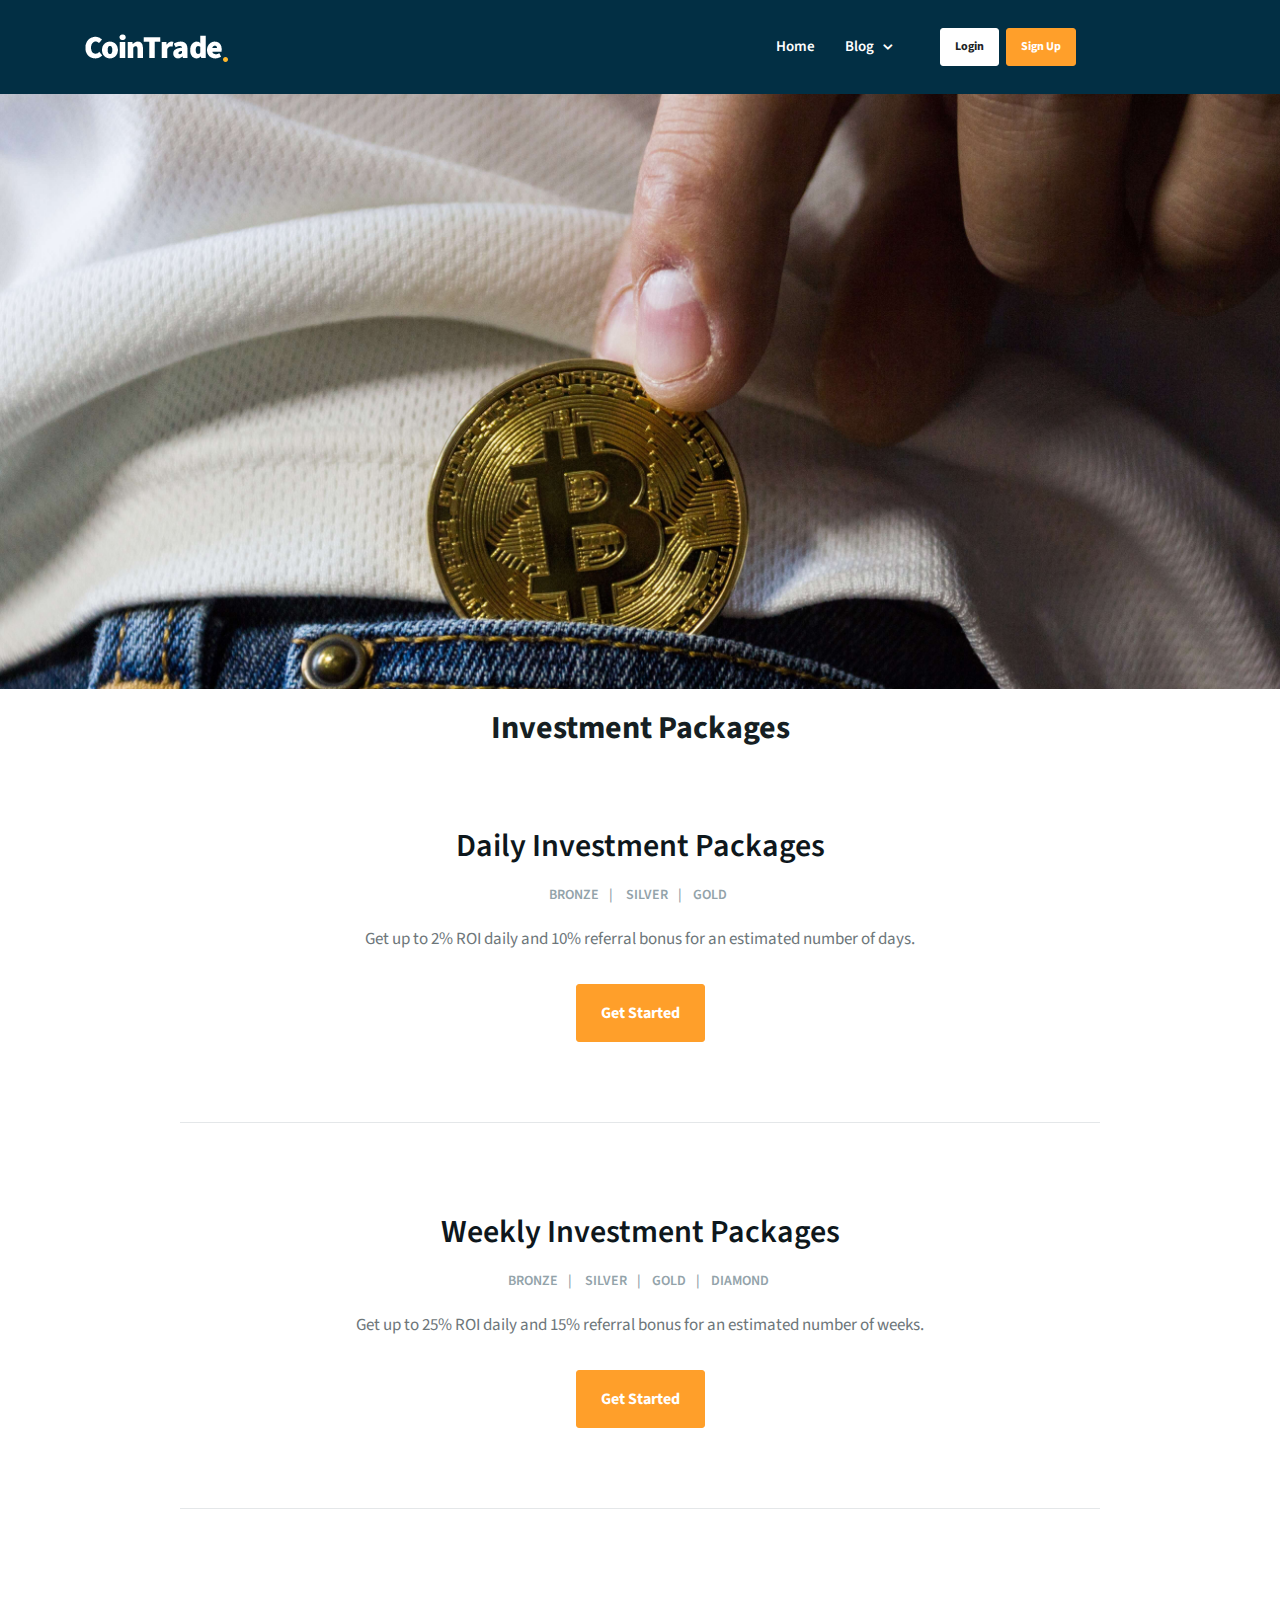
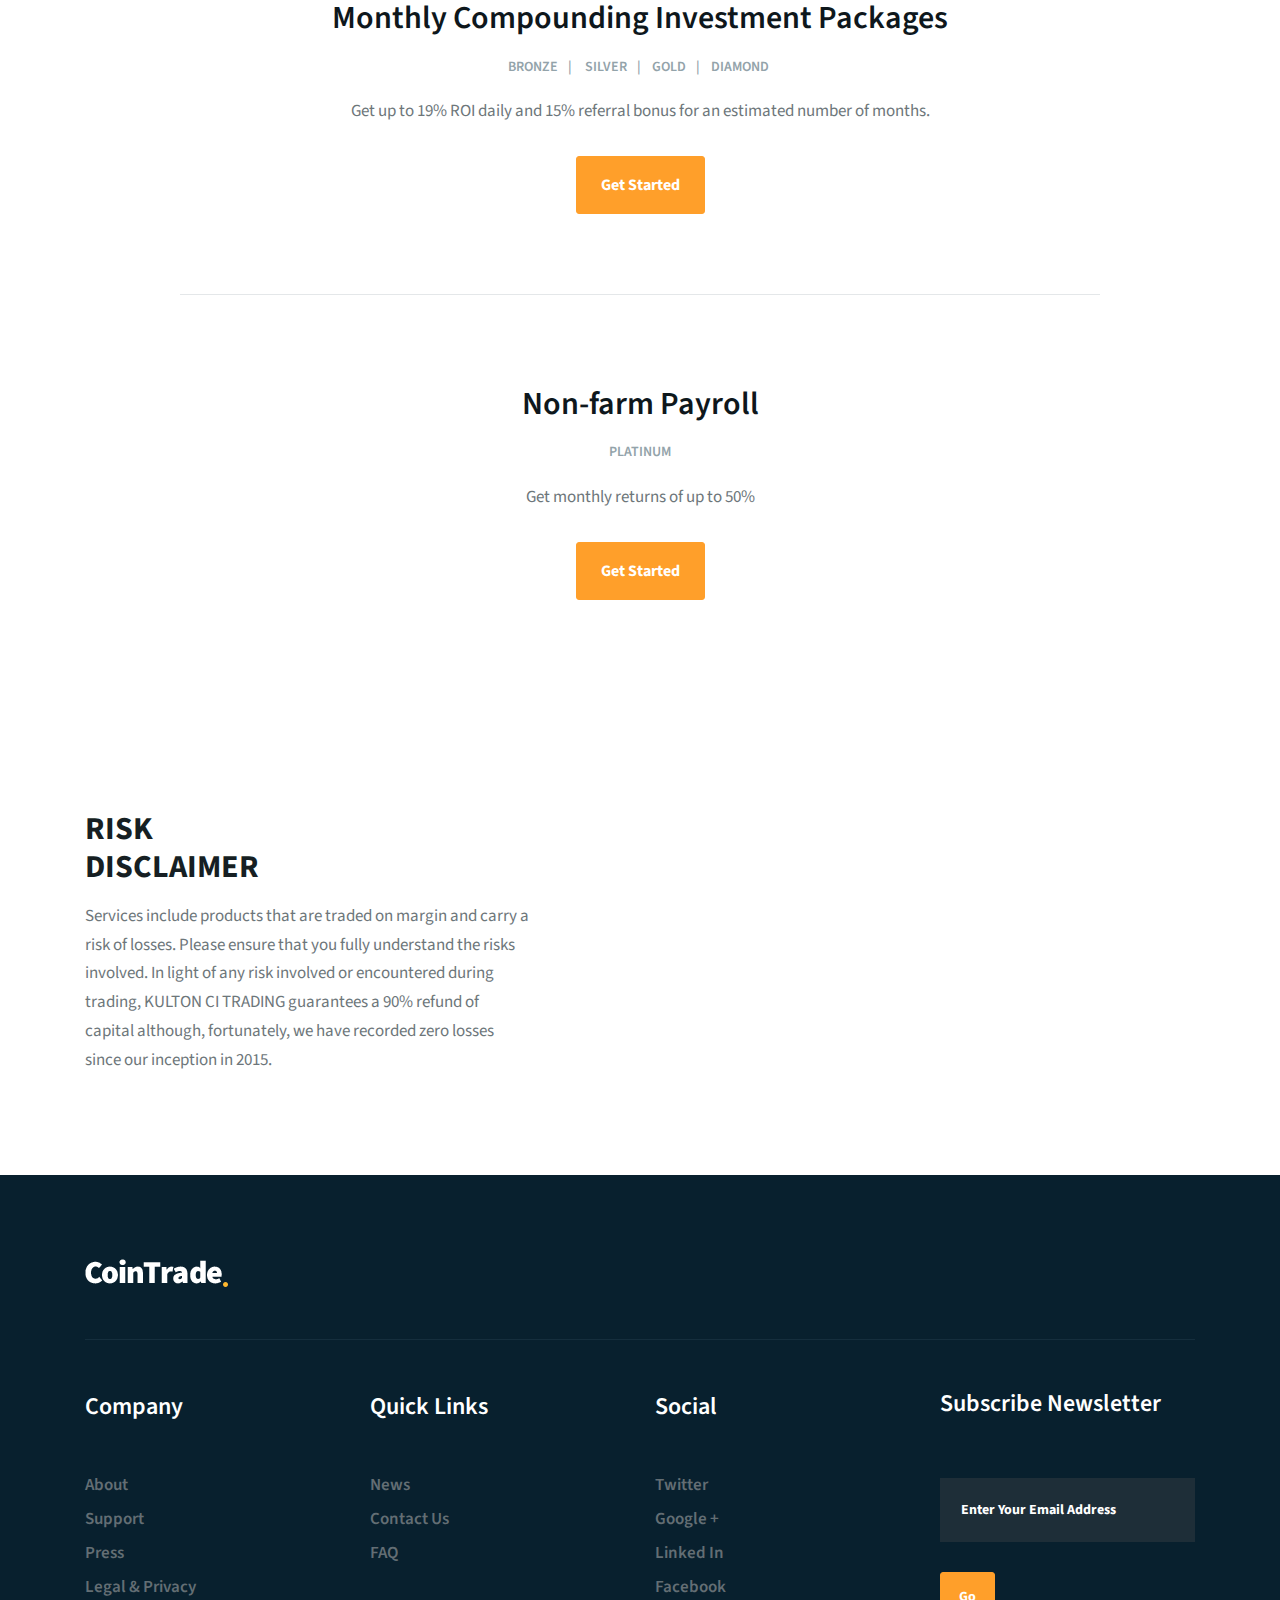
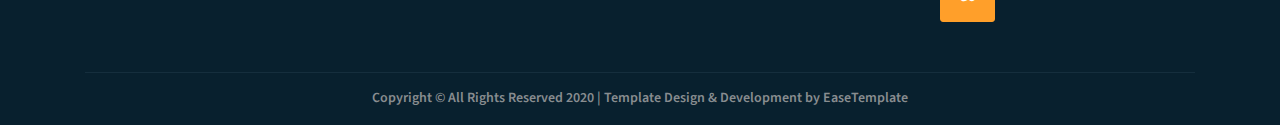
<file: investment.html>
<!DOCTYPE html>
<html lang="en">

<head>
    <meta charset="utf-8">
    <meta http-equiv="X-UA-Compatible" content="IE=edge">
    <meta name="viewport" content="width=device-width, initial-scale=1">
    <!-- The above 3 meta tags *must* come first in the head; any other head content must come *after* these tags -->
    <meta name="description" content="">
    <meta name="keywords" content="">
    <title>Cointrade HTML Website Template - Blog Page </title>
    <!-- Bootstrap -->
    <link href="css/bootstrap.min.css" rel="stylesheet">
    <!-- Style CSS -->
    <link href="css/style.css" rel="stylesheet">
    <!-- Google Fonts -->
    <link href="https://fonts.googleapis.com/css?family=Source+Sans+Pro:200,200i,300,300i,400,400i,600,600i,700,700i,900,900i" rel="stylesheet">
    <!-- FontAwesome CSS -->
    <link href="css/font-awesome.min.css" rel="stylesheet">
    <!-- Fontello CSS -->
    <link rel="stylesheet" type="text/css" href="css/fontello.css">
    <!-- HTML5 shim and Respond.js for IE8 support of HTML5 elements and media queries -->
    <!-- WARNING: Respond.js doesn't work if you view the page via file:// -->
    <!--[if lt IE 9]>
<script src="https://oss.maxcdn.com/html5shiv/3.7.3/html5shiv.min.js"></script>
<script src="https://oss.maxcdn.com/respond/1.4.2/respond.min.js"></script>

<![endif]-->
</head>

<body>
    <!-- header-section-->
    <div class="header-wrapper fixed-top header-second">
        <div class="container">
            <div class="row">
                <div class="col-xl-2 col-lg-3 col-md-12 col-sm-12 col-12">
                    <div class="logo"> <a href="index.html"><img src="./images/logo.png" alt=""> </a> </div>
                </div>
                <div class="col-xl-7 col-lg-6 col-md-12 col-sm-12 col-12">
                    <!-- navigations-->
                    <div class="navigation">
                        <div id="navigation">
                            <ul>
                                <li class="active"><a href="index.html">Home</a></li>
                                
                                <li class="has-sub"><a href="#">Blog</a>
                                    <ul>
                                        <li><a href="blog-default.html">Blog Default</a></li>
                                        <li><a href="blog-single.html">Blog Single</a></li>
                                    </ul>
                                </li>
                               
                            </ul>
                        </div>
                    </div>
                    <!-- /.navigations-->
                </div>
                <div class="col-xl-3 col-lg-3 col-md-12 col-sm-12 col-12 d-none d-xl-block d-lg-block">
                    <div class="header-quick-info">
                        <a href="login.html" class="btn btn-white btn-xs mr-1">Login</a>
                        <a href="register.html" class="btn btn-default btn-xs">Sign up</a>
                    </div>
                </div>
            </div>
        </div>
    </div>
    <!-- /. header-section-->
    <!-- page-header -->
    <div class="page-header invest-header">
        <div class="container">
            <div class="row">
                <div class="col-xl-12 col-lg-12 col-md-12 col-sm-12 col-12">
                    <div class="page-caption">
                        <!-- <h1 class="page-title">Blog Page</h1> -->
                    </div>
                </div>
            </div>
        </div>
    </div>
    <!-- /.page-header-->
    <!-- blog -->
    <div class="content">
        <div class="container">
            <div class="row ">
                <!--  section-title -->
                <div class="col-xl-12 col-lg-12 col-md-12 col-sm-12 col-12 ">
                    <div class="section-title text-center">
                        <h2>Investment Packages</h2>
                    </div>
                </div>
                <!--  /.section-title -->
            </div>
            <div class="row">
                <div class="offset-xl-1 col-xl-10 offset-lg-1 col-lg-10 col-md-12 col-sm-12 col-12">
                    <div class="row">
                        <!-- post block -->
                        <div class="col-xl-9 col-lg-9 col-md-9 col-sm-12 col-12 mx-auto">
                            <div class="post-block">
                                <div class="post-content text-center">
                                    <h2 class="post-title"><a href="#" class="title">Daily Investment Packages</a></h2>
                                    <div class="meta">
                                        <span class="meta-date meta-divider">Bronze</span>
                                        <span class="meta-admin meta-divider">Silver</a></span>
                                        <span class="meta-comments">Gold</span>
                                    </div>
                                    <p class="mb30">Get up to 2% ROI daily and 10% referral bonus for an estimated number of days.</p>
                                    <a href="#" class="btn btn-default">Get Started</a>
                                </div>
                            </div>
                        </div>
                        <!-- <div class="col-xl-5 col-lg-5 col-md-5 col-sm-12 col-12">
                            <div class="post-img">
                                <a href="#" class="imghover">
                         <img src="./images/post_img_1.jpg" alt="" class="img-fluid"> </a>
                            </div>
                        </div> -->
                        <!-- /.post block -->
                    </div>
                    <hr>
                    <div class="row">
                        <!-- post block -->
                        <div class="col-xl-9 col-lg-9 col-md-9 col-sm-12 col-12 mx-auto">
                            <div class="post-block">
                                <div class="post-content text-center">
                                    <h2 class="post-title"><a href="#" class="title">Weekly Investment Packages</a></h2>
                                    <div class="meta">
                                        <span class="meta-date meta-divider">Bronze</span>
                                        <span class="meta-admin meta-divider">Silver</a></span>
                                        <span class="meta-comments meta-divider">Gold</span>
                                        <span class="meta-comments">Diamond</span>
                                    </div>
                                    <p class="mb30">Get up to 25% ROI daily and 15% referral bonus for an estimated number of weeks.</p>
                                    <a href="#" class="btn btn-default">Get Started</a>
                                </div>
                            </div>
                        </div>
                        <!-- <div class="col-xl-5 col-lg-5 col-md-5 col-sm-12 col-12">
                            <div class="post-img">
                               <a href="#" class="imghover">
                         <img src="./images/post_img_2.jpg" alt="" class="img-fluid"></a>
                            </div>
                        </div> -->
                        <!-- /.post block -->
                    </div>
                    <hr>
                    <div class="row">
                        <!-- post block -->
                        <div class="col-xl-9 col-lg-9 col-md-9 col-sm-12 col-12 mx-auto">
                            <div class="post-block">
                                <div class="post-content text-center">
                                    <h2 class="post-title"><a href="#" class="title">Monthly Compounding Investment Packages</a></h2>
                                    <div class="meta">
                                        <span class="meta-date meta-divider">Bronze</span>
                                        <span class="meta-admin meta-divider">Silver</a></span>
                                        <span class="meta-comments meta-divider">Gold</span>
                                        <span class="meta-comments">Diamond</span>
                                    </div>
                                    <p class="mb30">Get up to 19% ROI daily and 15% referral bonus for an estimated number of months. </p>
                                    <a href="#" class="btn btn-default">Get Started</a>
                                </div>
                            </div>
                        </div>
                        <!-- <div class="col-xl-5 col-lg-5 col-md-5 col-sm-12 col-12">
                            <div class="post-img">
                                 <a href="#" class="imghover">
                         <img src="./images/post_img_3.jpg" alt="" class="img-fluid"></a>
                            </div>
                        </div> -->
                        <!-- /.post block -->
                    </div>
                    <hr>
                    <div class="row">
                        <!-- post block -->
                        <div class="col-xl-9 col-lg-9 col-md-9 col-sm-12 col-12 mx-auto">
                            <div class="post-block">
                                <div class="post-content text-center">
                                    <h2 class="post-title"><a href="#" class="title">Non-farm Payroll</a></h2>
                                    <div class="meta">
                                        <!-- <span class="meta-date meta-divider">18 March, 2020 </span>
                                        <span class="meta-admin meta-divider">By <a href="#" class="meta-link">Admin</a></span> -->
                                        <span class="meta-comments">Platinum</span>
                                    </div>
                                    <p class="mb30">Get monthly returns of up to 50%</p>
                                    <a href="#" class="btn btn-default">Get Started</a>
                                </div>
                            </div>
                        </div>
                        <!-- <div class="col-xl-5 col-lg-5 col-md-5 col-sm-12 col-12">
                            <div class="post-img">
                                 <a href="#" class="imghover">
                         <img src="./images/post_img_4.jpg" alt="" class="img-fluid"></a>
                            </div>
                        </div> -->
                        <!-- /.post block -->
                    </div>
                </div>
            </div>
        </div>
    </div>
    <!-- /.blog -->
    <div class="space-medium">
        <div class="container">
            <div class="row ">
                <div class="col-xl-9 col-lg-9 col-md-9 col-sm-12 col-12 ">
                    <h2>RISK <br> DISCLAIMER</h2>
                </div>
                <div class="col-xl-5 col-lg-5 col-md-5 col-sm-12 col-12 ">
                    <div class="">
                        <span><p>Services include products that are traded on margin and carry a risk of losses. Please ensure that you fully understand the risks involved. In light of any risk involved or encountered during trading, KULTON CI TRADING guarantees a 90% refund of capital although, fortunately, we have recorded zero losses since our inception in 2015.</p></span>
                        <!-- <span><a href="#"><img src="./images/google_app.png" alt=""></a></span> -->
                    </div>
                </div>
            </div>
        </div>
    </div>
    <!-- footer -->
    <div class="footer">
        <div class="container">
            <div class="row ">
                <div class="col-xl-12 col-lg-12 col-md-12 col-sm-12 col-12 ">
                    <div class="ft-logo"><img src="./images/logo.png" alt=""></div>
                </div>
            </div>
            <hr class="footer-line">
            <div class="row ">
                <!-- footer-about -->
                <div class="col-xl-3 col-lg-3 col-md-4 col-sm-6 col-6 ">
                    <div class="footer-widget ">
                        <div class="footer-title">Company</div>
                        <ul class="list-unstyled">
                            <li><a href="#">About</a></li>
                            <li><a href="#">Support</a></li>
                            <li><a href="#">Press</a></li>
                            <li><a href="#">Legal & Privacy</a></li>
                        </ul>
                    </div>
                </div>
                <!-- /.footer-about -->
                <!-- footer-links -->
                <div class="col-xl-3 col-lg-3 col-md-4 col-sm-6 col-6 ">
                    <div class="footer-widget ">
                        <div class="footer-title">Quick Links</div>
                        <ul class="list-unstyled">
                            <li><a href="#">News</a></li>
                            <li><a href="#">Contact us</a></li>
                            <li><a href="#">FAQ</a></li>
                        </ul>
                    </div>
                </div>
                <!-- /.footer-links -->
                <!-- footer-links -->
                <div class="col-xl-3 col-lg-3 col-md-4 col-sm-6 col-6 ">
                    <div class="footer-widget ">
                        <div class="footer-title">Social</div>
                        <ul class="list-unstyled">
                            <li><a href="#">Twitter</a></li>
                            <li><a href="#">Google +</a></li>
                            <li><a href="#">Linked In</a></li>
                            <li><a href="#">Facebook</a></li>
                        </ul>
                    </div>
                </div>
                <!-- /.footer-links -->
                <!-- footer-links -->
                <div class="col-xl-3 col-lg-3 col-md-12 col-sm-6 col-6 ">
                    <div class="footer-widget ">
                        <h3 class="footer-title">Subscribe Newsletter</h3>
                        <form>
                            <div class="newsletter-form">
                                <input class="form-control" placeholder="Enter Your Email address" type="text">
                                <button class="btn btn-default btn-sm" type="submit">Go</button>
                            </div>
                        </form>
                    </div>
                </div>
                <!-- /.footer-links -->
                <!-- tiny-footer -->
            </div>
            <div class="row ">
                <div class="col-xl-12 col-lg-12 col-md-12 col-sm-12 col-12 text-center ">
                    <div class="tiny-footer">
                        <p>Copyright © All Rights Reserved 2020 | Template Design & Development by <a href="https://easetemplate.com/ " target="_blank" class="copyrightlink">EaseTemplate</a></p>
                    </div>
                </div>
                <!-- /. tiny-footer -->
            </div>
        </div>
    </div>
    <!-- /.footer -->
    <a href="javascript:" id="return-to-top"><i class="fa fa-angle-up"></i></a>
    <!-- jQuery (necessary for Bootstrap's JavaScript plugins) -->
    <script src="js/jquery.min.js"></script>
    <!-- Include all compiled plugins (below), or include individual files as needed -->
    <script src="js/bootstrap.min.js"></script>
    <script src="js/menumaker.js"></script>
    <script src="js/return-to-top.js"></script>
    <script src="js/navigation.js"></script>
</body>

</html>
</file>
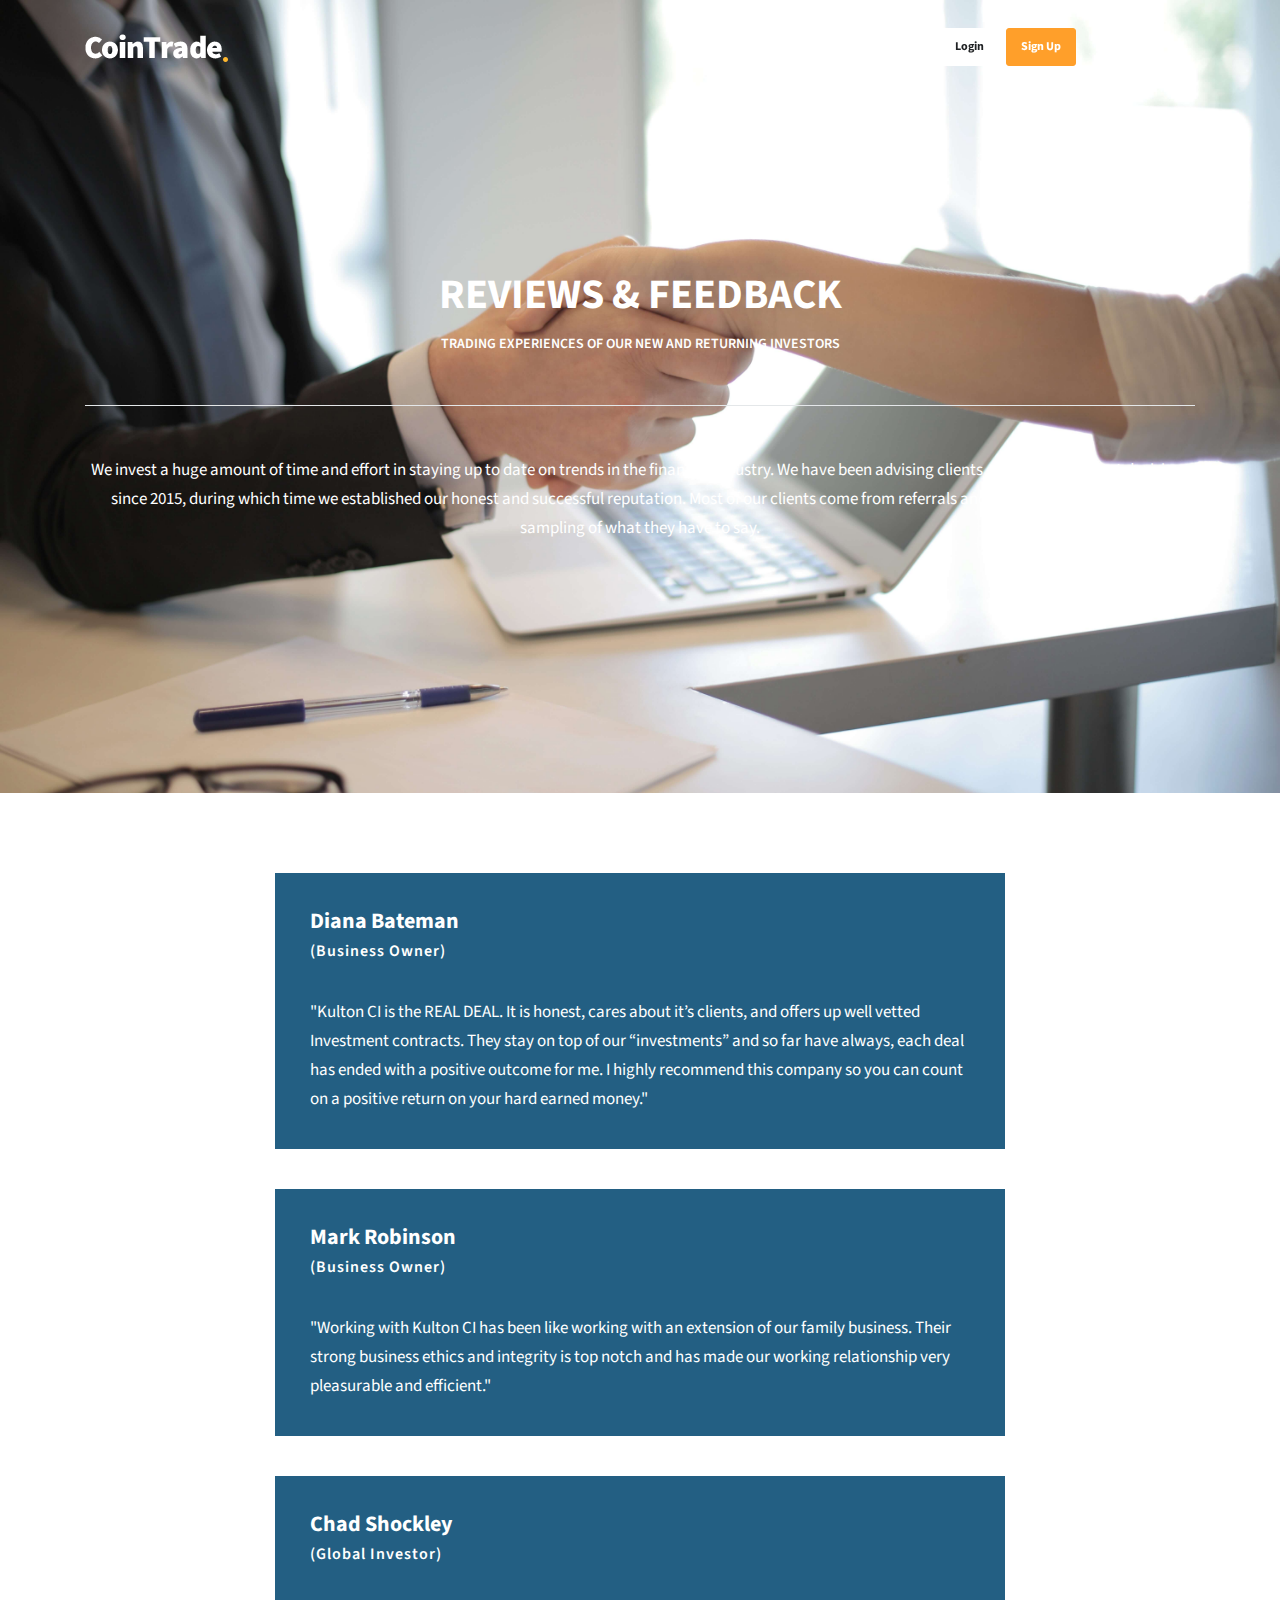
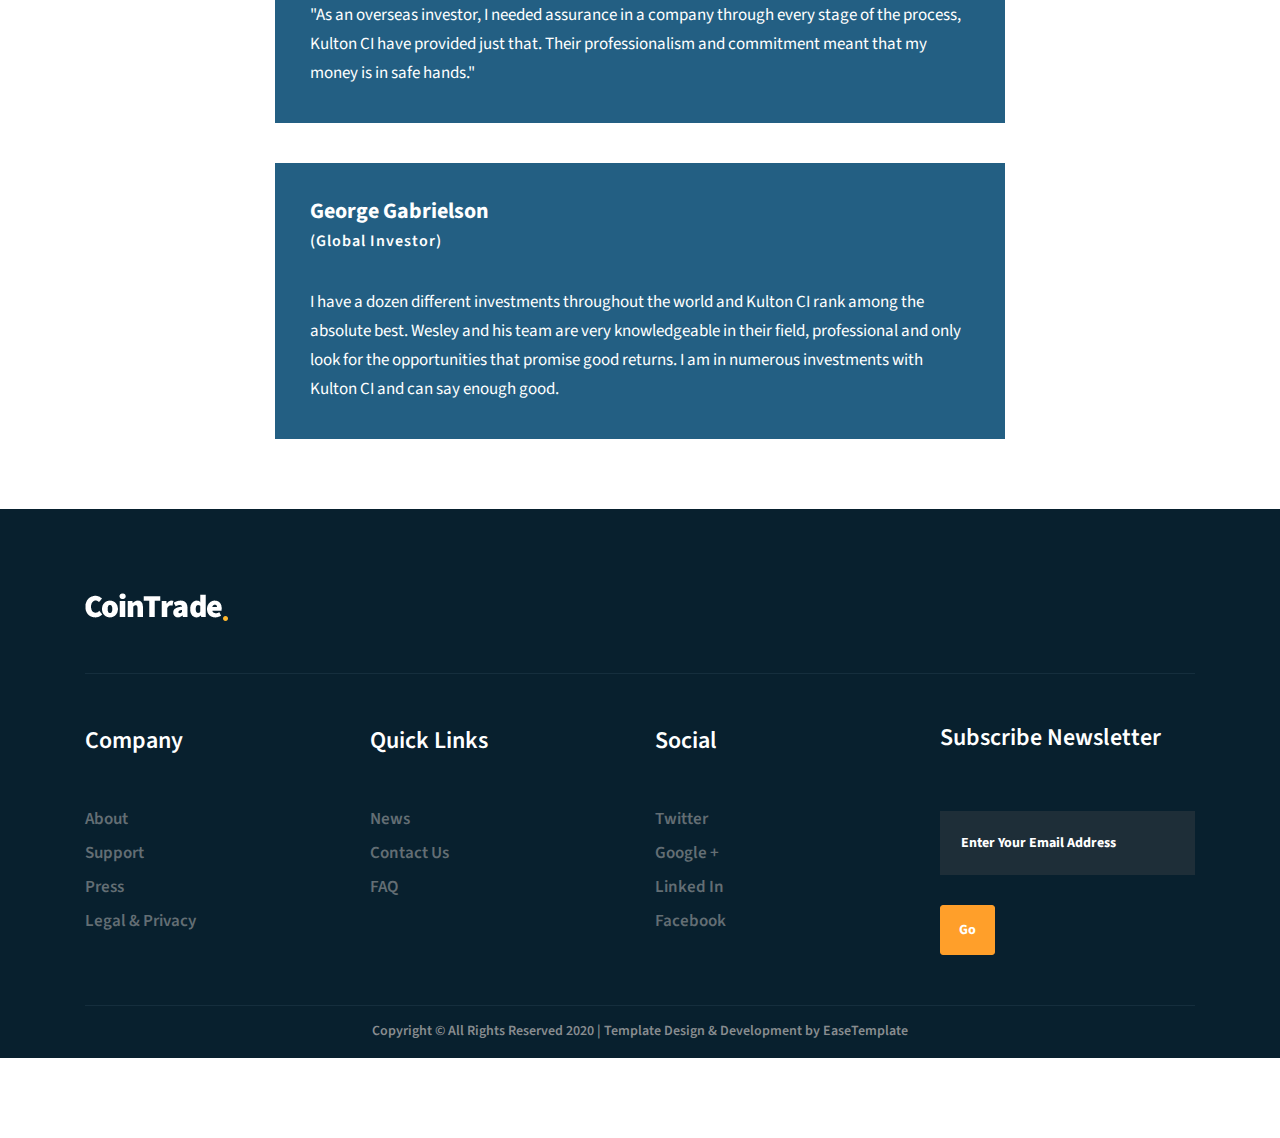
<file: testimonies.html>
<!DOCTYPE html>
<html lang="en">

<head>
    <meta charset="utf-8">
    <meta http-equiv="X-UA-Compatible" content="IE=edge">
    <meta name="viewport" content="width=device-width, initial-scale=1">
    <!-- The above 3 meta tags *must* come first in the head; any other head content must come *after* these tags -->
    <meta name="description" content="">
    <meta name="keywords" content="">
    <title>Cointrade HTML Website Template - Blog Single Page </title>
    <!-- Bootstrap -->
    <link href="css/bootstrap.min.css" rel="stylesheet">
    <!-- Style CSS -->
    <link href="css/style.css" rel="stylesheet">
    <!-- Google Fonts -->
    <link href="https://fonts.googleapis.com/css?family=Source+Sans+Pro:200,200i,300,300i,400,400i,600,600i,700,700i,900,900i" rel="stylesheet">
    <!-- FontAwesome CSS -->
    <link href="css/font-awesome.min.css" rel="stylesheet">
    <!-- Fontello CSS -->
    <link rel="stylesheet" type="text/css" href="css/fontello.css">
    <!-- HTML5 shim and Respond.js for IE8 support of HTML5 elements and media queries -->
    <!-- WARNING: Respond.js doesn't work if you view the page via file:// -->
    <!--[if lt IE 9]>
<script src="https://oss.maxcdn.com/html5shiv/3.7.3/html5shiv.min.js"></script>
<script src="https://oss.maxcdn.com/respond/1.4.2/respond.min.js"></script>

<![endif]-->
</head>

<body>
    <!-- header-section-->
    <div class="header-wrapper fixed-top">
        <div class="container">
            <div class="row">
                <div class="col-xl-2 col-lg-3 col-md-12 col-sm-12 col-12">
                    <div class="logo"> <a href="index.html"><img src="./images/logo.png" alt=""> </a> </div>
                </div>
                <div class="col-xl-7 col-lg-6 col-md-12 col-sm-12 col-12">
                    <!-- navigations-->
                    <div class="navigation">
                        <div id="navigation">
                            <ul>
                                <li class="active"><a href="index.html">Home</a></li>
                                  
                             
                                <li class="has-sub"><a href="#">Blog</a>
                                    <ul>
                                        <li><a href="blog-default.html">Blog Default</a></li>
                                        <li><a href="blog-single.html">Blog Single</a></li>
                                    </ul>
                                </li>
                               
                            </ul>
                        </div>
                    </div>
                    <!-- /.navigations-->
                </div>
                <div class="col-xl-3 col-lg-3 col-md-12 col-sm-12 col-12 d-none d-xl-block d-lg-block">
                    <div class="header-quick-info">
                        <a href="login.html" class="btn btn-white btn-xs mr-1">Login</a>
                        <a href="register.html" class="btn btn-default btn-xs">Sign up</a>
                    </div>
                </div>
            </div>
        </div>
    </div>
    <!-- /. header-section-->
    <!-- page-header -->
    <div class="post-pageheader">
        <div class="container">
            <div class="row">
                <div class="col-xl-12 col-lg-12 col-md-12 col-sm-12 col-12">
                    <div class="post-pagecaption">
                        <h1 class="text-white">REVIEWS & FEEDBACK</h1>
                        <div class="meta text-white">
                            <span class="meta-comments">Trading Experiences Of Our New And Returning Investors </span>
                        </div>
                        <hr>
                        <p class="text-white">We invest a huge amount of time and effort in staying up to date on trends in the financial industry. We have been advising clients on their investment decisions since 2015, during which time we established our honest and successful reputation. Most of our clients come from referrals and repeat investors. Here is a sampling of what they have to say.</p>
                    </div>
                </div>
            </div>
        </div>
    </div>
    <!-- /.page-header-->
    <!-- blog-single-sidebar-section -->
    <div class="content content-testimony">
        <div class="container">
            <div class="row">
                <div class="col-xl-8 col-lg-8 col-md-7 col-sm-12 col-12 mx-auto">
                    <div class="row">
                        <div class="col-xl-12 col-lg-12 col-md-12 col-sm-12 col-12">
                            <div class="post-holder">
                                <!-- post block -->
                                <div class="row">
                                    <div class="col-xl-12 col-lg-12 col-md-12 col-sm-12 col-12">
                                        <div class="author-block">
                                            <!-- Post author -->
                                            <!-- <div class="author-img">
                                                <a href="#"><img src="images/author.jpg" alt=""></a>
                                            </div> -->
                                            <div class="author-content">
                                                <div class="author-header">
                                                    <h5 class="author-title">Diana Bateman </h5> <span class="author-meta ">(Business Owner)</span>
                                                </div>
                                                <p class="author-text">"Kulton CI is the REAL DEAL. It is honest, cares about it’s clients, and offers up well vetted Investment contracts. They stay on top of our “investments” and so far have always, each deal has ended with a positive outcome for me. I highly recommend this company so you can count on a positive return on your hard earned money."
                                                </p>
                                                <!-- <a href="#" class="btn btn-default btn-sm">View All Post</a> </div> -->
                                        </div>
                                    </div>
                                    <!-- /.post author -->
                                </div>
                            </div>
                            <div class="row">
                                    <div class="col-xl-12 col-lg-12 col-md-12 col-sm-12 col-12">
                                        <div class="author-block">
                                            <!-- Post author -->
                                            <!-- <div class="author-img">
                                                <a href="#"><img src="images/author.jpg" alt=""></a>
                                            </div> -->
                                            <div class="author-content">
                                                <div class="author-header">
                                                    <h5 class="author-title">Mark Robinson </h5> <span class="author-meta ">(Business Owner)</span>
                                                </div>
                                                <p class="author-text">"Working with Kulton CI has been like working with an extension of our family business. Their strong business ethics and integrity is top notch and has made our working relationship very pleasurable and efficient."
                                                </p>
                                                <!-- <a href="#" class="btn btn-default btn-sm">View All Post</a> </div> -->
                                        </div>
                                    </div>
                                    <!-- /.post author -->
                                </div>
                            </div>
                            <div class="row">
                                    <div class="col-xl-12 col-lg-12 col-md-12 col-sm-12 col-12">
                                        <div class="author-block">
                                            <!-- Post author -->
                                            <!-- <div class="author-img">
                                                <a href="#"><img src="images/author.jpg" alt=""></a>
                                            </div> -->
                                            <div class="author-content">
                                                <div class="author-header">
                                                    <h5 class="author-title">Chad Shockley </h5> <span class="author-meta ">(Global Investor)</span>
                                                </div>
                                                <p class="author-text">"As an overseas investor, I needed assurance in a company through every stage of the process, Kulton CI have provided just that. Their professionalism and commitment meant that my money is in safe hands."
                                                </p>
                                                <!-- <a href="#" class="btn btn-default btn-sm">View All Post</a> </div> -->
                                        </div>
                                    </div>
                                    <!-- /.post author -->
                                </div>
                            </div>
                            <div class="row">
                                    <div class="col-xl-12 col-lg-12 col-md-12 col-sm-12 col-12">
                                        <div class="author-block">
                                            <!-- Post author -->
                                            <!-- <div class="author-img">
                                                <a href="#"><img src="images/author.jpg" alt=""></a>
                                            </div> -->
                                            <div class="author-content">
                                                <div class="author-header">
                                                    <h5 class="author-title">George Gabrielson </h5> <span class="author-meta ">(Global Investor)</span>
                                                </div>
                                                <p class="author-text">I have a dozen different investments throughout the world and Kulton CI rank among the absolute best. Wesley and his team are very knowledgeable in their field, professional and only look for the opportunities that promise good returns. I am in numerous investments with Kulton CI and can say enough good.
                                                </p>
                                                <!-- <a href="#" class="btn btn-default btn-sm">View All Post</a> </div> -->
                                        </div>
                                    </div>
                                    <!-- /.post author -->
                                </div>
                            </div>
                        </div>
                    </div>
                </div>
            </div>
        </div>
    </div>
    <!-- /.blog-single-section -->
    <!-- footer -->
    <div class="footer">
        <div class="container">
            <div class="row ">
                <div class="col-xl-12 col-lg-12 col-md-12 col-sm-12 col-12 ">
                    <div class="ft-logo"><img src="./images/logo.png" alt=""></div>
                </div>
            </div>
            <hr class="footer-line">
            <div class="row ">
                <!-- footer-about -->
                <div class="col-xl-3 col-lg-3 col-md-4 col-sm-6 col-6 ">
                    <div class="footer-widget ">
                        <div class="footer-title">Company</div>
                        <ul class="list-unstyled">
                            <li><a href="#">About</a></li>
                            <li><a href="#">Support</a></li>
                            <li><a href="#">Press</a></li>
                            <li><a href="#">Legal & Privacy</a></li>
                        </ul>
                    </div>
                </div>
                <!-- /.footer-about -->
                <!-- footer-links -->
                <div class="col-xl-3 col-lg-3 col-md-4 col-sm-6 col-6 ">
                    <div class="footer-widget ">
                        <div class="footer-title">Quick Links</div>
                        <ul class="list-unstyled">
                            <li><a href="#">News</a></li>
                            <li><a href="#">Contact us</a></li>
                            <li><a href="#">FAQ</a></li>
                        </ul>
                    </div>
                </div>
                <!-- /.footer-links -->
                <!-- footer-links -->
                <div class="col-xl-3 col-lg-3 col-md-4 col-sm-6 col-6 ">
                    <div class="footer-widget ">
                        <div class="footer-title">Social</div>
                        <ul class="list-unstyled">
                            <li><a href="#">Twitter</a></li>
                            <li><a href="#">Google +</a></li>
                            <li><a href="#">Linked In</a></li>
                            <li><a href="#">Facebook</a></li>
                        </ul>
                    </div>
                </div>
                <!-- /.footer-links -->
                <!-- footer-links -->
                <div class="col-xl-3 col-lg-3 col-md-12 col-sm-6 col-6 ">
                    <div class="footer-widget ">
                        <h3 class="footer-title">Subscribe Newsletter</h3>
                        <form>
                            <div class="newsletter-form">
                                <input class="form-control" placeholder="Enter Your Email address" type="text">
                                <button class="btn btn-default btn-sm" type="submit">Go</button>
                            </div>
                        </form>
                    </div>
                </div>
                <!-- /.footer-links -->
                <!-- tiny-footer -->
            </div>
            <div class="row ">
                <div class="col-xl-12 col-lg-12 col-md-12 col-sm-12 col-12 text-center ">
                    <div class="tiny-footer">
                        <p>Copyright © All Rights Reserved 2020 | Template Design & Development by <a href="https://easetemplate.com/ " target="_blank" class="copyrightlink">EaseTemplate</a></p>
                    </div>
                </div>
                <!-- /. tiny-footer -->
            </div>
        </div>
    </div>
    <!-- /.footer -->
    <a href="javascript:" id="return-to-top"><i class="fa fa-angle-up"></i></a>
    <!-- jQuery (necessary for Bootstrap's JavaScript plugins) -->
    <script src="js/jquery.min.js"></script>
    <!-- Include all compiled plugins (below), or include individual files as needed -->
    <script src="js/bootstrap.min.js"></script>
    <script src="js/menumaker.js"></script>
    <script src="js/return-to-top.js"></script>
    <script src="js/navigation.js"></script>
</body>

</html>
</file>
<file: css/style.css>
@charset "UTF-8";

/* CSS Document */

/*------------------------------------------------------------------

Template Name:      Cointrade HTML Website Template
Version:            1.0.0
Created Date:       23/3/2018 
Author: EaseTemplate
Author URL: https://easetemplate.com/               
License: Creative Commons Attribution 3.0 Unported
License URL: http://creativecommons.org/licenses/by/3.0/

------------------------------------------------------------------
[CSS Table of contents]

1.  Body / Typography 
2.  Form Elements
3.  Buttons
4.  General / Elements
      4.1 Section space
      4.2 Margin space
      4.3 Padding space
      4.4 Background color
      4.5 Features
      4.7 Call to actions
      4.8 Img hover effect
      4.9 Icon
      -----------------------
5. Header / Navigations
      5.1 Header Regular
      5.2 Header Transparent
      5.3 Navigation Regular
      5.4 Page Header

      -----------------------
6. Slider
      6.1 Slider
      -----------------------
7. Content
8. Footers
9. Services

  9.1  Service List
  9.2  Service Single 
  
  ------------------------------------

10.Pages

  10.1   About
  10.2   FAQ
  10.3   Contact us
  10.4   Login Page 
  10.5   Register Page
  10.6   404 error  
  10.7   StyleGuide 
 
       

  ------------------------------------
11.Blog
  10.1 Blog Default
  10.2 Blog Single
  ------------------------------------
  
12.Sidebar
  11.1 Widget
  ------------------------------------

13. Media Queries

------------------------------------------------------------------*/

/*----------------------------------
   1. Body / Typography
----------------------------------*/

body {
    -webkit-font-smoothing: antialiased;
    text-rendering: optimizeLegibility;
    font-family: 'Source Sans Pro', sans-serif;
    letter-spacing: 0px;
    font-size: 17px;
    color: #6d767a;
    font-weight: 400;
    line-height: 34px;
}

h1,
h2,
h3,
h4,
h5,
h6 {
    color: #161f23;
    margin: 0px 0px 15px 0px;
    font-family: 'Source Sans Pro', sans-serif;
    font-weight: 700;
}

h1 {
    font-size: 42px;
}

h2 {
    font-size: 32px;
}

h3 {
    font-size: 24px;
}

h4 {
    font-size: 20px;
}

h5 {
    font-size: 14px;
}

h6 {
    font-size: 12px;
}

p {
    margin: 0 0 20px;
    line-height: 1.7;
}

p:last-child {
    margin: 0px;
}

ul,
ol {}

a {
    text-decoration: none;
    color: #6d767a;
    -webkit-transition: all 0.3s;
    -moz-transition: all 0.3s;
    transition: all 0.3s;
}

a:focus,
a:hover {
    text-decoration: none;
    color: #235f83;
}

sub {
    bottom: 0em;
}

.lead {
    font-size: 21px;
    font-weight: 400;
    line-height: 1.6;
    font-family: 'Source Sans Pro', sans-serif;
    color: #011c28;
    margin-bottom: 20px;
}

.firstcharacter {
    float: left;
    font-size: 95px;
    line-height: 60px;
    padding-top: 16px;
    padding-right: 8px;
    padding-left: 0px;
    color: #161f23;
}

blockquote {
    margin: 0 0 30px;
    font-size: 21px;
    border-left: 0px;
    background-color: transparent;
    color: #161f23;
    line-height: 34px;
    font-style: italic;
}

.blockquote-reverse,
blockquote.pull-right {
    border-right: 0px;
    margin: 0 0 30px;
    font-size: 21px;
    border-left: transparent;
}

.qoute-icon {}

.blockquote-content {}

.blockquote-text {
    font-family: 'Source Sans Pro', sans-serif;
    color: #235f83;
    font-size: 16px;
    line-height: 1.6;
}

strong {
    color: #235f83;
    font-weight: 700;
}

hr {
    border-top: 1px solid #e4e7e9;
    margin-bottom: 50px;
    margin-top: 50px;
}

/*-----------------------
   2 Form Elements:
-------------------------*/

/* label */
label {}

/* Inputs */
input {}

input[type=text] {}

input[type=email] {}

textarea {}

select {}

/* bootstrap form-controls */
.control-label {
    font-size: 14px;
    text-transform: capitalize;
    color: #011c28;
    margin-bottom: 10px;
    letter-spacing: 0px;
    font-weight: 700;
}

textarea.form-control {
    height: auto;
}

.required {}

.form-group {
    margin-bottom: 5px;
}

select.form-control:not([size]):not([multiple]) {
    height: 64px;
    color: #6d767a;
}

.form-control {
    border-radius: 0px;
    font-size: 14px;
    font-weight: 700;
    width: 100%;
    height: 64px;
    padding: 16px 20px;
    line-height: 1.42857143;
    border: 1px solid #d6dadc;
    background-color: #fff;
    text-transform: capitalize;
    letter-spacing: 0px;
    margin-bottom: 30px;
    -webkit-box-shadow: inset 0 0px 0px rgba(0, 0, 0, 0);
    box-shadow: inset 0 0px 0px rgba(0, 0, 0, 0);
    -webkit-appearance: none;
    color: #011c28;
}

.form-control:focus {
    color: #011c28;
    outline: 0;
    box-shadow: 0 0 0 0.0rem rgb(255, 255, 255);
    border-color: #c9cdd0;
    background-color: #f0f4f6;
}

.focus {
    border: 1px solid #c9cdd0;
}

.focus:focus {
    border: 1px solid #c9cdd0;
}

.has-success .form-control {
    border-color: #3c763d;
    background-color: #fff;
    box-shadow: none;
}

.has-success .form-control:focus {
    border-color: #3c763d;
    outline: 0;
    -webkit-box-shadow: none;
    box-shadow: none;
}

.has-error .form-control {
    border-color: #a94442;
    background-color: #fff;
    box-shadow: none;
}

.has-error .form-control:focus {
    border-color: #34b2a4;
    outline: 0;
    -webkit-box-shadow: none;
    box-shadow: none;
}

.input-group-addon:last-child {
    border-left: 0;
    border-right: transparent;
    border-top: transparent;
    border-bottom: transparent;
}

select option {
    margin: 40px;
    background: rgba(255, 255, 255, 1);
    color: #011c28;
    text-shadow: 0 1px 0 rgba(0, 0, 0, 0.4);
    position: relative;
}

select.form-control {
    position: relative;
}

select {
    -moz-appearance: none;
    border-radius: 0px;
    font-size: 14px;
    font-weight: 700;
    width: 100%;
    padding: 14px;
    line-height: 1.42857143;
    border: 1px solid #e0e5e9;
    background-color: #fff;
    text-transform: capitalize;
    -webkit-appearance: none;
    -webkit-box-shadow: inset 0 0px 0px rgba(0, 0, 0, .075);
    box-shadow: inset 0 0px 0px rgba(0, 0, 0, .075);
    color: #011c28;
}

.select {
    position: relative;
    display: block;
    line-height: 2.2;
    overflow: hidden;
}

.select::after {
    position: absolute;
    top: 0;
    right: 0;
    bottom: 0;
    padding: 13px 16px 0px 0px;
    background: transparent;
    pointer-events: none;
    font-family: 'FontAwesome';
    content: "\f107";
    font-size: 16px;
}

.select:hover::after {
    color: #11181f;
}

.select::after {
    -webkit-transition: .25s all ease;
    -o-transition: .25s all ease;
    transition: .25s all ease;
}

select option {
    -webkit-border-radius: 5px;
    -moz-border-radius: 5px;
    border-radius: 5px;
    cursor: pointer;
    padding: 10px;
    width: 100%;
    background-color: #fff;
    font-family: 'Source Sans Pro', sans-serif;
}

.input-group>.custom-select:not(:last-child),
.input-group>.form-control:not(:last-child) {
    border-top-right-radius: 0px;
    border-bottom-right-radius: 0px;
}

.table {
    width: 100%;
    max-width: 100%;
    margin-bottom: 1rem;
    background-color: transparent;
}

/*----- Placeholder color change -----*/
input::-webkit-input-placeholder {
    color: #6d767a !important;
}

input:focus::-webkit-input-placeholder {
    color: #011c28 !important;
}

textarea::-webkit-input-placeholder {
    color: #6d767a !important;
}

textarea:focus::-webkit-input-placeholder {
    color: #011c28 !important;
}

/*------------------------
Radio & Checkbox CSS
-------------------------*/
input[type=radio].with-font,
input[type=checkbox].with-font {
    border: 0;
    clip: rect(0 0 0 0);
    height: 1px;
    margin: -1px;
    overflow: hidden;
    padding: 0;
    position: absolute;
    width: 1px;
}

input[type=radio].with-font~label:before,
input[type=checkbox].with-font~label:before {
    font-family: 'FontAwesome';
    display: inline-block;
    content: "\f1db";
    letter-spacing: 10px;
    font-size: 1.2em;
    color: #195472;
    width: 1.4em;
    position: relative;
    top: 3px;
}

input[type=radio].with-font:checked~label:before,
input[type=checkbox].with-font:checked~label:before {
    content: "\f111";
    font-size: 1.2em;
    color: #195472;
    letter-spacing: 5px;
}

input[type=checkbox].with-font~label:before {
    content: "\f096";
}

input[type=checkbox].with-font:checked~label:before {
    content: "\f046";
    color: #195472;
}

input[type=radio].with-font:focus~label:before,
input[type=checkbox].with-font:focus~label:before,
input[type=radio].with-font:focus~label,
input[type=checkbox].with-font:focus~label {}

/*-------------- align ------------*/

/* =WordPress Core
-------------------------------------------------------------- */

.alignnone {
    margin: 5px 20px 20px 0;
}

.aligncenter,
div.aligncenter {
    display: block;
    margin: 5px auto 5px auto;
}

.alignright {
    float: right;
    margin: 0px 0 20px 30px;
}

.alignleft {
    float: left;
    margin: 0px 20px 0px 0;
}

a img.alignright {
    float: right;
    margin: 0px 0 30px 30px;
}

a img.alignnone {
    margin: 5px 20px 20px 0;
}

a img.alignleft {
    float: left;
    margin: 5px 20px 20px 0;
}

a img.aligncenter {
    display: block;
    margin-left: auto;
    margin-right: auto;
}

.wp-caption {
    background: #fff;
    border: 1px solid #f0f0f0;
    max-width: 96%;
    /* Image does not overflow the content area */
    padding: 5px 3px 10px;
    text-align: center;
}

.wp-caption.alignnone {
    margin: 5px 20px 20px 0;
}

.wp-caption.alignleft {
    margin: 5px 20px 20px 0;
}

.wp-caption.alignright {
    margin: 5px 0 20px 20px;
}

.wp-caption img {
    border: 0 none;
    height: auto;
    margin: 0;
    max-width: 98.5%;
    padding: 0;
    width: auto;
}

.wp-caption p.wp-caption-text {
    font-size: 11px;
    line-height: 17px;
    margin: 0;
    padding: 0 4px 5px;
}

/*-----------------------------------
   3. Buttons 
-----------------------------------*/
.btn {
    font-family: 'Source Sans Pro', sans-serif;
    font-size: 16px;
    text-transform: capitalize;
    font-weight: 700;
    padding: 12px 24px;
    letter-spacing: 0px;
    border-radius: 3px;
    line-height: 2;
    -webkit-transition: all 0.5s;
    -moz-transition: all 0.5s;
    transition: all 0.5s;
    word-wrap: break-word;
    white-space: normal !important;
}

/* -------------  btn-primary  ----------*/
.btn-primary {
    background-color: #235f83;
    color: #fff;
    border: 1px solid #235f83;
}

.btn-primary:hover {
    background-color: #114361;
    color: #fff;
    border: 1px solid #114361;
}

.btn-primary.focus,
.btn-primary:focus {
    background-color: #114361;
    color: #fff;
    border: 1px solid #114361;
    box-shadow: 0 0 0 0.1rem rgb(17, 67, 97);
}

.btn-primary:not(:disabled):not(.disabled).active:focus,
.btn-primary:not(:disabled):not(.disabled):active:focus,
.show>.btn-primary.dropdown-toggle:focus {
    box-shadow: 0 0 0 0.1rem rgb(1, 60, 93);
}

.btn-primary:not(:disabled):not(.disabled).active,
.btn-primary:not(:disabled):not(.disabled):active,
.show>.btn-primary.dropdown-toggle {
    color: #050a0d;
    background-color: transparent;
    border-color: #050a0d;
}

/*-----------------  btn-default  --------------------------*/
.btn-default {
    background-color: #ff9f2a;
    color: #fff;
    border: 1px solid #ff9f2a;
}

.btn-default:hover {
    background-color: #ec8a13;
    color: #fff;
    border: 1px solid #ec8a13;
}

.btn-default.focus,
.btn-default:focus {
    background-color: #ec8a13;
    color: #fff;
    border: 1px solid #ec8a13;
    box-shadow: 0 0 0 0.1rem rgb(236, 138, 19);
}

/*------------------   btn-outline -----------------*/
.btn-outline {}

.btn.btn-outline {}

.btn-outline:hover {}

.btn-outline.focus,
.btn-outline:focus {}

/* ---------------  btn-secondary --------------------*/
.btn-secondary {}

.btn.btn-secondary {}

.btn-secondary:hover {}

.btn-secondary.focus,
.btn-secondary:focus {}

/*-----------------  btn-lg,sm,xs --------------*/
.btn-lg {
    padding: 14px 30px;
    font-size: 17px;
}

.btn-sm {
    padding: 10px 18px;
    font-size: 14px;
}

.btn-xs {
    padding: 6px 14px;
    font-size: 12px;
}

/*-------------- btn-white ----------*/
.btn-white {
    color: #202224;
    background: #fff;
    border: 1px solid #fff;
}

.btn-white:hover {
    background-color: #fff;
    color: #202224;
    border: 1px solid #fff;
}

.btn-white.focus,
.btn-white:focus {
    background-color: #fff;
    color: #202224;
}

/*-------------- btn-white-outline ----------*/
.btn-white-outline {
    color: #fff;
    background: transparent;
    border: 2px solid #fff;
}

.btn-white-outline:hover {
    background-color: #fff;
    color: #0b0f13;
}

.btn.btn-white-outline.focus,
.btn.btn-white-outline:focus {
    background-color: #fff;
    color: #0b0f13;
    box-shadow: 0 0 0 0.2rem rgb(244, 246, 248);
}

/*-------------- btn-link ----------*/
.btn-link {
    color: #161f23;
    font-size: 14px;
    font-weight: 600;
    text-transform: uppercase;
    -webkit-transition: all 0.3s;
    -moz-transition: all 0.3s;
    transition: all 0.3s;
    position: relative;
    letter-spacing: 1px;
    font-family: 'Source Sans Pro', sans-serif;
    font-style: initial;
    border-bottom: 1px solid #161f23;
}

.btn-link:hover {
    color: #235f83;
    text-decoration: none;
    border-bottom: 1px solid #235f83;
}

button.btn {
    margin-right: -1px;
}

/*-------------- btn-boxed ----------*/
.btn-boxed {
    width: 100%;
    height: 100%;
    padding: 133px 0px;
    font-size: 28px;
}

/*-----------------------------------
   4. General / Elements 
-----------------------------------*/

/*----------------------- 
   4.1 Section space :
-------------------------*/

/*Note: Section space help to create top bottom space;*/

.space-small {
    padding-top: 70px;
    padding-bottom: 70px;
}

.space-medium {
    padding-top: 100px;
    padding-bottom: 100px;
}

.space-large {
    padding-top: 140px;
    padding-bottom: 140px;
}

.space-ex-large {
    padding-top: 160px;
    padding-bottom: 160px;
}

.content {
    padding-top: 20px;
    padding-bottom: 80px;
}

.content-testimony {
    padding-top: 80px !important;
}

/*----------------------
  4.2 Margin Space
-----------------------*/
.mb0 {
    margin-bottom: 0px;
}

.ml30 {
    margin-left: 30px;
}

.mb10 {
    margin-bottom: 10px;
}

.mb20 {
    margin-bottom: 20px;
}

.mb30 {
    margin-bottom: 30px;
}

.mb35 {
    margin-bottom: 35px;
}

.mb40 {
    margin-bottom: 40px;
}

.mb60 {
    margin-bottom: 60px;
}

.mb80 {
    margin-bottom: 80px;
}

.mb100 {
    margin-bottom: 100px;
}

.mb130 {
    margin-bottom: 130px;
}

.mt0 {
    margin-top: 0px;
}

.mt10 {
    margin-top: 10px;
}

.mt20 {
    margin-top: 20px;
}

.mt30 {
    margin-top: 30px;
}

.mt40 {
    margin-top: 40px;
}

.mt60 {
    margin-top: 60px;
}

.mt70 {
    margin-top: 70px;
}

.mt80 {
    margin-top: 80px;
}

.mt100 {
    margin-top: 100px;
}

/*----- less margin space from top --*/
.mt-20 {
    margin-top: -20px;
}

.mt-40 {
    margin-top: -40px;
}

.mt-60 {
    margin-top: -60px;
}

.mt-80 {
    margin-top: -80px;
}

/*-----------------------
  4.3 Padding space
-------------------------*/
.nopadding {
    padding: 0px;
}

.nopr {
    padding-right: 0px;
}

.nopl {
    padding-left: 0px;
}

.pinside10 {
    padding: 10px;
}

.pinside20 {
    padding: 20px;
}

.pinside30 {
    padding: 30px;
}

.pinside40 {
    padding: 40px;
}

.pinside50 {
    padding: 50px;
}

.pinside60 {
    padding: 60px;
}

.pinside80 {
    padding: 80px;
}

.pinside130 {
    padding: 130px;
}

.pdt0 {
    padding-top: 0px;
}

.pdt10 {
    padding-top: 10px;
}

.pdt20 {
    padding-top: 20px;
}

.pdt30 {
    padding-top: 30px;
}

.pdt40 {
    padding-top: 40px;
}

.pdt60 {
    padding-top: 60px;
}

.pdt80 {
    padding-top: 80px;
}

.pdt100 {
    padding-top: 100px;
}

.pdt120 {
    padding-top: 120px;
}

.pdb0 {
    padding-bottom: 0px;
}

.pdb10 {
    padding-bottom: 10px;
}

.pdb20 {
    padding-bottom: 20px;
}

.pdb30 {
    padding-bottom: 30px;
}

.pdb40 {
    padding-bottom: 40px;
}

.pdb60 {
    padding-bottom: 60px;
}

.pdb80 {
    padding-bottom: 80px;
}

.pdb150 {
    padding-bottom: 150px;
}

.pdl10 {
    padding-left: 10px;
}

.pdl20 {
    padding-left: 20px;
}

.pdl30 {
    padding-left: 30px;
}

.pdl40 {
    padding-left: 40px;
}

.pdl60 {
    padding-left: 60px;
}

.pdl80 {
    padding-left: 80px;
}

.pdr10 {
    padding-right: 10px;
}

.pdr20 {
    padding-right: 20px;
}

.pdr30 {
    padding-right: 30px;
}

.pdr40 {
    padding-right: 40px;
}

.pdr60 {
    padding-right: 60px;
}

.pdr80 {
    padding-right: 80px;
}

.pdtb40 {
    padding-bottom: 40px;
    padding-top: 40px;
}

/*--------------------------------
4.4 Background & Block color 
----------------------------------*/
.bg-light {
    background-color: #f5f7f8 !important;
}

.bg-default {
    background-color: #fdaf17 !important;
}

.bg-primary {
    background-color: #003249 !important;
}

.bg-secondary {
    background-color: #f0f3f4 !important;
}

.bg-white {}

.bg-gradient {}

.bg-matte-yellow {
    background-color: #b38644;
}

.outline {}

.section-title {
    margin-bottom: 40px;
}

.title {
    color: #0e171c;
}

.text-light {
    color: #d1d1d1 !important;
}

.title-bold {
    font-weight: 700;
}

.text-bold {
    font-weight: 700;
}

.small-title {}

.text-default {
    color: #fdaf17;
}

.text-primary {
    color: #235f83 !important;
}

.text-green {
    color: #43cf22 !important;
}

.text-red {
    color: #df1d24 !important;
}

.text-black {
    color: #0e171c;
}

.text-yellow {
    color: #ff9000;
}

.text-secondary {
    color: #575a65;
}

.text-light {
    color: #f4f4f6;
}

.primary-sidebar {}

.secondary-sidebar {}

.well-block {}

.well-bg-block {
    background-color: #f8fafb;
    padding: 50px;
    margin-bottom: 80px;
    border: 1px solid #e8eced;
}

.divider-line {
    border-bottom: 1px solid #e9ebef;
    margin-top: 30px;
    margin-bottom: 30px;
}

.bg-box {
    background-color: #eff6f5;
    padding: 40px;
}

small {
    font-size: 14px;
}

.text-blue {
    color: #6a5aff !important;
}

/*--------------------------------
4.5 Features Block 
----------------------------------*/
.feature {}

.features-section {}

.feature-icon {}

.feature-content {}

.feature-inner {}

.feature-outline {}

/*--- Feature left  class ---*/
.feature-left {
    margin-bottom: 40px;
}

.feature-left .feature-icon {
    float: left;
    font-size: 35px;
    padding-right: 30px;
    margin-bottom: 110px;
    display: block;
    color: #235f83;
}

.feature-left .feature-content {}

.feature-left:last-child {}

/*--- Feature center class ---*/
.feature-center {}

.feature-center .feature-icon {}

.feature-center .feature-content {}

.feature-boxed {}

.feature-boxed .feature-icon {}

.feature-boxed .feature-content {}

/*--- Feature list class ---*/
.feature-list {}

.feature-list ul {}

.feature-list ul li {}

.feature-list li:before {}

.feature-blurb-block {
    text-align: center;
    padding: 40px;
}

.feature-blurb-head {}

.feature-blurb-content {}

.blurb-small-text {}

.blurb-title {}

/*--------------------------------
4.6 Bullet/arrow
----------------------------------*/
.arrow {
    position: relative;
}

.arrow li {
    padding-left: 20px;
    line-height: 30px;
}

.arrow li:before {
    font-family: 'FontAwesome';
    display: inline-block;
    position: absolute;
    left: 0;
    font-size: 13px;
    color: #0e171c;
    content: '\f101';
    font-style: initial;
}

.angle {
    position: relative;
}

.angle li {
    padding-left: 20px;
    line-height: 30px;
}

.angle li:before {
    font-family: 'FontAwesome';
    display: inline-block;
    position: absolute;
    left: 0;
    font-size: 12px;
    color: #0e171c;
    content: '\f105';
    font-style: initial;
}

.star {
    position: relative;
}

.star li {
    padding-left: 22px;
    line-height: 30px;
    font-size: 14px;
}

.star li:before {
    font-family: 'FontAwesome';
    display: inline-block;
    position: absolute;
    left: 0;
    font-size: 14px;
    color: #36333c;
    content: '\f381';
}

/*--------------------------------
4.7 Call to actions 
----------------------------------*/
.cta-section {
    background: url(../images/coins-effect_1.jpg)no-repeat;
    background-size: cover;
    padding-top: 100px;
    padding-bottom: 100px;
    text-align: center;
    color: #fff;
}

.cta-block {}

.cta-icon {
    font-size: 50px;
    color: #013953;
    margin-bottom: 40px;
}

/*--------------------------------
4.8 Image Hover Effect 
----------------------------------*/
img {
    width: auto;
    max-width: 100%;
    height: auto;
    margin: 0;
    padding: 0;
    border: none;
    line-height: normal;
    vertical-align: middle;
}

.imghover {
    display: block;
    position: relative;
    max-width: 100%;
}

.imghover::before,
.imghover::after {
    display: block;
    position: absolute;
    content: "";
    text-align: center;
    opacity: 0;
    border-radius: 0px;
}

.imghover::before {
    top: 0px;
    right: 0px;
    bottom: 0px;
    left: 0px;
    background-color: #ff9f2a;
    -webkit-transform: scale(0, 1);
    transform: scale(0, 1);
    -webkit-transform-origin: 0 0;
    transform-origin: 0 0;
    transition: 0.5s ease;
}

.imghover::after {}

.imghover:hover::before,
.imghover:hover::after {
    opacity: .8;
}

.imghover:hover::before {
    opacity: 0.8;
    -webkit-transform: scale(1);
    transform: scale(1);
}

.imghover:hover::after {
    opacity: 0.8;
    -webkit-transform: scale(1);
    transform: scale(1);
}

img.grayscale {
    filter: grayscale(1);
    opacity: .6;
    cursor: pointer;
}

img.grayscale:hover {
    filter: grayscale(0);
    opacity: 1;
    transition-property: filter;
    transition-duration: 1s;
}

/*--- 4.8 Img hover effect ---*/
.zoomimg {
    position: relative;
    overflow: hidden;
}

.zoomimg img {
    max-width: 100%;
    -moz-transition: all 0.3s;
    -webkit-transition: all 0.3s;
    transition: all 0.3s;
}

.zoomimg:hover img {
    -moz-transform: scale(1.1);
    -webkit-transform: scale(1.1);
    transform: scale(1.1);
}

/*--------------------------------
4.9 Icon 
----------------------------------*/

/*--------------------------------
5 Header / Navigations 
----------------------------------*/

/*--------------------
   5.1 Header Regular 
----------------------*/

.header-wrapper {
    padding-top: 10px;
    padding-bottom: 10px;
}

.header-collapse {
    background-color: #013953;
}

.logo {
    padding-top: 20px;
    padding-bottom: 20px;
}

.header-quick-info {
    padding-top: 18px;
    padding-bottom: 16px;
}

.header-second {
    background-color: #022f44;
}

/*--------------------------
   5.2 Navigations Regular
----------------------------*/
.navigation {
    padding-bottom: 20px;
    padding-top: 15px;
}

#navigation {
    float: right;
}

#navigation,
#navigation ul,
#navigation ul li,
#navigation ul li a,
#navigation #menu-button {
    margin: 0;
    padding: 0;
    border: 0;
    list-style: none;
    line-height: 1;
    display: block;
    position: relative;
    -webkit-box-sizing: border-box;
    -moz-box-sizing: border-box;
    box-sizing: border-box;
}

#navigation:after,
#navigation>ul:after {
    content: ".";
    display: block;
    clear: both;
    visibility: hidden;
    line-height: 0;
    height: 0;
}

#navigation #menu-button {
    display: none;
}

#navigation {
    font-family: 'Source Sans Pro', sans-serif;
    -webkit-font-smoothing: antialiased;
    text-rendering: optimizeLegibility;
}

#navigation>ul>li {
    float: left;
}

#navigation.align-center>ul {
    font-size: 0;
    text-align: center;
}

#navigation.align-center>ul>li {
    display: inline-block;
    float: none;
}

#navigation.align-center ul ul {
    text-align: left;
}

#navigation.align-right>ul>li {
    float: right;
}

#navigation>ul>li>a {
    padding: 14px 15px;
    font-size: 15px;
    color: #fff;
    letter-spacing: 0px;
    text-decoration: none;
    font-weight: 600;
    text-transform: capitalize;
}

#navigation>ul>li:hover>a {
    color: #fff;
    background-color: #316888;
    border-radius: 0px;
}

#navigation>ul>li.has-sub>a {
    padding-right: 36px;
}

/*#navigation>ul>li>a:after {
  position: absolute;
  top: 16px;
  right: -3px;
  height: 2px;
  display: block;
  content: '/';
}*/
#navigation>ul>li.has-sub>a:before {
    position: absolute;
    right: 17px;
    font-family: FontAwesome;
    content: "\f107";
    -webkit-transition: all .25s ease;
    -moz-transition: all .25s ease;
    -ms-transition: all .25s ease;
    -o-transition: all .25s ease;
    transition: all .25s ease;
}

/*#navigation > ul > li.has-sub:hover > a:before {top: 23px; height: 0; }*/
#navigation ul ul {
    position: absolute;
    left: -9999px;
    margin: 0px;
}

#navigation.align-right ul ul {
    text-align: right;
}

#navigation ul ul li {
    top: 0px;
    height: 0;
    -webkit-transition: all .25s ease;
    -moz-transition: all .25s ease;
    -ms-transition: all .25s ease;
    -o-transition: all .25s ease;
    transition: all .25s ease;
}

#navigation li:hover>ul {
    left: auto;
}

#navigation.align-right li:hover>ul {
    left: auto;
    right: 0;
}

#navigation li:hover>ul>li {
    height: 44px;
}

#navigation ul ul ul {
    margin-left: 100%;
    top: 0;
}

#navigation.align-right ul ul ul {
    margin-left: 0;
    margin-right: 100%;
}

#navigation ul ul li a {
    background-color: #316888;
    padding: 14px 18px;
    width: 220px;
    font-size: 15px;
    text-decoration: none;
    color: #fff;
    font-weight: 600;
    text-transform: capitalize;
    letter-spacing: 0px;
    border-bottom: 1px solid #2c6180;
}

#navigation ul ul li:first-child>a {
    border-top-right-radius: 0px;
}

#navigation ul ul li:last-child>a {
    border-bottom-right-radius: 0px;
    border-bottom-left-radius: 0px;
}

#navigation ul ul li:last-child>a,
#navigation ul ul li.last-item>a {}

#navigation ul ul li:hover>a,
#navigation ul ul li a:hover {
    color: #fff;
    background-color: #2b5e7c;
    border-bottom: 1px solid #2b5e7c;
}

#navigation ul ul li.has-sub>a:after {
    position: absolute;
    top: 16px;
    right: 11px;
    width: 8px;
    height: 2px;
    display: block;
    background: #dddddd;
    content: '';
}

#navigation.align-right ul ul li.has-sub>a:after {
    right: auto;
    left: 11px;
}

#navigation ul ul li.has-sub>a:before {
    position: absolute;
    top: 13px;
    right: 14px;
    display: block;
    width: 2px;
    height: 8px;
    background: #dddddd;
    content: '';
    -webkit-transition: all .25s ease;
    -moz-transition: all .25s ease;
    -ms-transition: all .25s ease;
    -o-transition: all .25s ease;
    transition: all .25s ease;
}

#navigation.align-right ul ul li.has-sub>a:before {
    right: auto;
    left: 14px;
}

#navigation ul ul>li.has-sub:hover>a:before {
    top: 17px;
    height: 0;
}

#navigation.small-screen {
    width: 100%;
}

#navigation.small-screen ul {
    width: 100%;
    display: none;
    margin-top: -2px;
}

#navigation.small-screen.align-center>ul {
    text-align: left;
}

#navigation.small-screen ul li {
    width: 100%;
    border-top: 1px solid #2c6180;
    top: auto;
    background-color: #316888;
}

#navigation.small-screen ul ul li,
#navigation.small-screen li:hover>ul>li {
    height: auto;
}

#navigation.small-screen ul li a,
#navigation.small-screen ul ul li a {
    width: 100%;
    border-bottom: 0;
    padding: 20px 15px;
    color: #fff;
}

#navigation.small-screen>ul>li>a:after {
    position: absolute;
    top: 16px;
    right: -3px;
    height: 2px;
    display: block;
    content: '';
}

#navigation.small-screen>ul>li {
    float: none;
}

#navigation.small-screen ul ul li a {
    padding-left: 25px;
}

#navigation.small-screen ul ul ul li a {
    padding-left: 35px;
}

#navigation.small-screen ul ul li a {
    color: #fff;
    background: transparent;
    margin: 0px;
    border-bottom: transparent;
}

#navigation.small-screen ul ul li:hover>a,
#navigation.small-screen ul ul li.active>a {
    color: #fff;
    background-color: #2c6180;
    border: 1px solid #2c6180;
}

#navigation.small-screen ul ul,
#navigation.small-screen ul ul ul,
#navigation.small-screen.align-right ul ul {
    position: relative;
    left: 0;
    width: 100%;
    margin: 0;
    text-align: left;
}

#navigation.small-screen>ul>li.has-sub>a:after,
#navigation.small-screen>ul>li.has-sub>a:before,
#navigation.small-screen ul ul>li.has-sub>a:after,
#navigation.small-screen ul ul>li.has-sub>a:before {
    display: none;
}

#navigation.small-screen #menu-button {
    display: block;
    padding: 20px 16px;
    color: #fff;
    cursor: pointer;
    font-size: 14px;
    text-transform: uppercase;
    font-weight: 600;
    background-color: #316888;
    border: 1px solid #316888;
}

#navigation.small-screen #menu-button:after {
    position: absolute;
    top: 20px;
    right: 17px;
    display: block;
    height: 12px;
    width: 20px;
    border-top: 2px solid #fff;
    border-bottom: 2px solid #fff;
    content: '';
}

#navigation.small-screen #menu-button:before {
    position: absolute;
    top: 25px;
    right: 17px;
    display: block;
    height: 2px;
    width: 20px;
    background: #fff;
    content: '';
}

#navigation.small-screen #menu-button.menu-opened:after {
    top: 23px;
    border: 0;
    height: 2px;
    width: 10px;
    background: #fff;
    -webkit-transform: rotate(45deg);
    -moz-transform: rotate(45deg);
    -ms-transform: rotate(45deg);
    -o-transform: rotate(45deg);
    transform: rotate(45deg);
}

#navigation.small-screen #menu-button.menu-opened:before {
    top: 23px;
    background: #fff;
    width: 10px;
    -webkit-transform: rotate(-45deg);
    -moz-transform: rotate(-45deg);
    -ms-transform: rotate(-45deg);
    -o-transform: rotate(-45deg);
    transform: rotate(-45deg);
}

#navigation.small-screen .submenu-button {
    position: absolute;
    z-index: 99;
    right: 0;
    top: 0;
    display: block;
    border-left: 1px solid #2c6180;
    height: 54px;
    width: 53px;
    cursor: pointer;
}

#navigation.small-screen .submenu-button.submenu-opened {}

#navigation.small-screen ul ul .submenu-button {
    height: 34px;
    width: 34px;
}

#navigation.small-screen .submenu-button:after {
    position: absolute;
    top: 25px;
    right: 20px;
    width: 8px;
    height: 2px;
    display: block;
    background: #fff;
    content: '';
}

#navigation.small-screen ul ul .submenu-button:after {
    top: 15px;
    right: 13px;
}

#navigation.small-screen .submenu-button.submenu-opened:after {
    background: ;
}

#navigation.small-screen .submenu-button:before {
    position: absolute;
    top: 22px;
    right: 23px;
    display: block;
    width: 2px;
    height: 8px;
    background: #fff;
    content: '';
}

#navigation.small-screen ul ul .submenu-button:before {
    top: 12px;
    right: 16px;
}

#navigation.small-screen .submenu-button.submenu-opened:before {
    display: none;
}

#navigation.small-screen.select-list {
    padding: 5px;
}

#navigation.small-screen>ul>li>a {
    border-left: 0px;
    margin: 0;
    border-right: 0px;
}

#navigation.small-screen>ul>li:hover>a {
    border-left: transparent;
    border-right: transparent;
    color: #fff;
    background-color: #2b5e7c;
}

/*----------------------------------------------
   5.4 Page Header
----------------------------------------------*/
.page-header {
    background: url("../images/girl-bitcoin-body_1.jpg") no-repeat;
    position: relative;
    background-size: cover;
}

.page-caption {
    padding-top: 189px;
    padding-bottom: 500px;
}

.page-title {
    font-size: 46px;
    line-height: 1;
    color: #fff;
    font-weight: 600;
    text-align: center;
}

/*------- Breadcrumb ------*/

/*-----------------------------------
   6. Slider / Hero Image
-------------------------------------*/

.hero-section {
    background: url(../images/old-man-money_1.jpg) no-repeat;
    background-size: cover;
    position: relative;
}

.hero-container {
    position: relative;
    bottom: 520px;
    margin-bottom: -384px;
}

#particles-js {
    width: 100%;
    height: 800px;
}

.hero-block {
    padding-top: 70px;
    padding-bottom: 50px;
}

.hero-title {
    font-size: 58px;
    line-height: 62px;
    font-weight: 700;
    color: #fff;
}

/*-----------------------------------
7. Footer 
-------------------------------------*/
.footer {
    background-color: #08202e;
    padding-top: 80px;
    color: #636e74;
    font-weight: 400;
    font-size: 17px;
}

.footer-line {
    border-color: #152e3d;
}

.footer-widget {
    padding-bottom: 50px;
}

.footer-title {
    font-size: 24px;
    font-weight: 600;
    margin-bottom: 44px;
    color: #fff;
}

.footer-widget ul li a {
    text-transform: capitalize;
    font-size: 17px;
    color: #636e74;
    display: block;
    font-weight: 600;
}

.footer-widget ul li a:hover {
    color: #fff;
}

.newsletter-form {
    padding-top: 15px;
}

.newsletter-form .form-control {
    background-color: #1e2e38;
    border-color: #1e2e38;
}

.newsletter-form .form-control:focus {
    color: #fff;
}

.newsletter-form input::-webkit-input-placeholder {
    color: #fff !important;
}

.newsletter-form input:focus::-webkit-input-placeholder {
    color: #fff !important;
}

.btn-twitter {
    background: #00aced;
    color: #fff;
}

.btn-twitter:hover,
.btn-twitter:active {
    background: #0084b4;
    color: #fff;
}

.btn-facebook {
    background: #3B5997;
    color: #fff;
}

.btn-facebook:hover,
.btn-facebook:active {
    background: #2d4372;
    color: #fff;
}

.btn-googleplus {
    background: #D64937;
    color: #fff;
}

.btn-googleplus {
    background: #D64937;
    color: #fff;
}

.btn-googleplus:hover,
.btn-googleplus:active {
    background: #b53525;
    color: #fff;
}

.btn-instagram {
    background: #F15245 20%;
    color: #fff;
}

.btn-instagram:hover,
.btn-instagram:active {
    background: radial-gradient(circle at 33% 100%, #FED373 4%, #F15245 30%, #D92E7F 62%, #9B36B7 85%, #515ECF);
    color: #fff;
}

.btn-pinterest {
    background-color: #c8232c;
    color: #fff;
}

.btn-pinterest:hover,
.btn-pinterest:active {
    background-color: #b0171f;
    color: #fff;
}

.btn-linkedin {
    background: #0074A1;
    color: #fff;
}

.btn-linkedin:hover,
.btn-linkedin:active {
    background: #006288;
    color: #fff;
}

.btn-youtube {
    background-color: #ff0000;
    color: #fff;
}

.btn-youtube:hover,
.btn-youtube:active {
    background-color: #fe2224;
    color: #fff;
}

.social-text {
    font-size: 14px;
    text-transform: uppercase;
    padding-left: 10px;
    letter-spacing: 1px;
}

.btn-social-rectangle,
.btn-facebook .btn-twitter .btn-instagram .btn-linkedin .btn-googleplus .btn-youtube {
    font-size: 18px;
    margin-right: -5px;
    display: inline-block;
    line-height: 1.2;
    padding: 16px 86px;
    color: #fff;
    margin-bottom: 10px;
}

.ft-social {}

.ft-social ul {}

.ft-social ul li {
    float: left;
}

.ft-social ul li a {
    font-size: 14px;
    padding-right: 10px;
    font-weight: 400;
}

.social-icon {}

.btn-social-square {
    -webkit-font-smoothing: antialiased;
    font-size: 16px;
    margin-right: 2px;
    display: inline-block;
    line-height: 1;
    color: #5e6366;
    border-radius: 0px;
    width: 40px;
    height: 40px;
    padding: 11px;
    border: 1px solid #5e6366;
    background-color: transparent;
}

.btn-social-square:hover {
    border: 1px solid #f67800;
    background-color: #f67800;
    color: #fff;
}

.btn-social-circle {
    -webkit-font-smoothing: antialiased;
    font-size: 10px;
    margin-right: 2px;
    display: inline-block;
    line-height: 1;
    color: #f3f2f5;
    border-radius: 100%;
    width: 32px;
    height: 32px;
    padding: 11px;
}

.btn-social-icon {
    -webkit-font-smoothing: antialiased;
    font-size: 14px;
    padding-right: 28px;
    display: inline-block;
    width: 0px;
    height: 0px;
    line-height: 1;
}

/*-------------- tiny footer ------------*/
.tiny-footer {
    font-size: 14px;
    padding: 14px 0px;
    font-weight: 600;
    background-color: transparent;
    border-top: 1px solid #152e3d;
    color: #888d90;
    line-height: 1;
}

/*--- easetemplate copyright link --*/
.copyrightlink {
    color: #888d90;
}

.copyrightlink:hover {
    color: #fff;
}

/*-------------- tiny footer ------------*/

/*--- easetemplate copyright link --*/

/*-----------------------------------
9. Service
-------------------------------------*/

/*-------------------------
9.1 Service List
---------------------------*/

/*-------------------------
9.2 Service Single 
---------------------------*/

/*-----------------------------------
10. Pages
-------------------------------------*/

/*-------------------------
10.1 About
---------------------------*/

.counter-block {
    margin-bottom: 30px;
    text-align: center;
}

.counter-title {
    font-size: 48px;
    font-weight: 800;
    color: #277eb3;
}

.counter-text {
    color: #202224;
    font-size: 21px;
}

.client-logo {
    text-align: center;
    margin-bottom: 60px;
}

/*--------------------------
10.2  FAQ
----------------------------*/

/*--------------------------
10.3  Contact us
----------------------------*/

#map {
    height: 500px;
}

.contact-form {}

.location-block {
    margin-bottom: 20px;
}

.location-content {
    font-size: 14px;
    font-weight: 500;
}

.location-head {
    margin-bottom: 20px;
}

.location-icon {
    font-size: 18px;
    color: #023981;
    padding-right: 6px;
}

.location-title {
    font-weight: 600;
    color: #023981;
    font-size: 18px;
    text-transform: uppercase;
    letter-spacing: 2px;
}

.info_content {
    background-color: #fff;
    padding: 10px;
}

.info_location_name {
    color: #022f44;
    font-size: 16px;
    font-weight: 700;
    text-transform: uppercase;
    margin-bottom: 10px;
}

.info_location_text {
    margin-bottom: 10px;
    color: #7d878c;
    font-size: 13px;
    font-weight: 500;
    line-height: 20px;
}

.info_location_call {
    font-size: 14px;
    color: #022f44;
    font-weight: 600;
}

.info_location_call span {
    padding-right: 8px;
    font-size: 14px;
    color: #023981;
}

/*--------------------------
10.4  Login Page
----------------------------*/
.login-form {
    background-color: #fff;
    padding: 50px;
    margin-bottom: 20px;
}

/*--------------------------
 10.5  Register form
 ----------------------------*/
.register-form {
    background-color: #fff;
    padding: 50px;
    margin-bottom: 20px;
}

.register-text {
    position: relative;
    left: 30px;
    bottom: 39px;
    right: 0px;
    padding-right: 34px;
    margin-bottom: -10px;
    line-height: 24px;
    font-size: 15px;
}

/*--------------------------
10.6  404 error
 ----------------------------*/
.error-block {}

.error-img {
    margin-bottom: 30px;
}

.error-title {
    font-size: 50px;
    color: #fff;
    font-weight: 700;
}

.error-text {
    font-size: 19px;
    color: #fff;
}

/*--------------------------
10.7 StyleGuide
----------------------------*/
.color-box {
    margin-bottom: 30px;
}

.box-info {
    font-size: 16px;
    line-height: 1.6;
    color: #fff;
    text-align: center;
    padding-top: 67px;
}

.color-default-box {
    background-color: #fdaf17;
    height: 180px;
    width: 100%;
}

.color-value-hex {
    font-size: 12px;
}

.color-primary-box {
    background-color: #235f83;
    height: 180px;
    width: 100%;
}

.color-secondary-box {
    background-color: #003249;
    height: 180px;
    width: 100%;
}

.color-heading-box {
    background-color: #161f23;
    height: 180px;
    width: 100%;
}

.color-base-box {
    background-color: #6d767a;
    height: 180px;
    width: 100%;
}

.box-bg-color {
    background-color: #f4f6fb;
}

.altenate ul {
    list-style: none;
}

.altenate ul li {
    border-bottom: 1px solid #e1e0dd;
    line-height: 2.5;
}

.box-table {
    padding: 16px 30px;
    margin: 0 -15px 15px;
    border-color: ;
    border: 1px solid #efefef;
}

.table>tbody>tr>td,
.table>tbody>tr>th,
.table>tfoot>tr>td,
.table>tfoot>tr>th,
.table>thead>tr>td,
.table>thead>tr>th {
    border-top: transparent;
}

.table thead th {
    vertical-align: bottom;
    border-bottom: 2px solid #e4e7e9;
}

.table-striped tbody tr:nth-of-type(odd) {
    background-color: hsl(220, 16%, 93%);
}

caption {
    padding-top: .75rem;
    padding-bottom: .75rem;
    color: #6b6c6d;
    text-align: left;
    caption-side: bottom;
}

/*--------------------------
10.8 StyleGuide
----------------------------*/
.chart-widget {
    border: 1px solid #e4e7e9;
    padding: 18px 30px;
    color: #161f23;
}

.chart-block {
    position: relative;
    top: 20px;
}

/*------------------------
11. Blog pages
--------------------------*/

/*----- post-----*/

.post-holder {
    margin-bottom: 30px;
}

.post-block {
    margin-bottom: 30px;
    margin-top: 40px;
}

.post-img img {
    width: 100%;
}

.post-img {
    position: relative;
}

.post-title {
    margin-bottom: 20px;
    font-weight: 600;
}

.post-content {}

.post-holder .meta {
    padding: 0px;
    border: transparent;
    margin-bottom: 30px;
}

.post-pageheader {
    background: url(../images/deal_1.jpg)no-repeat;
    background-size: cover;
}

.post-pagecaption {
    padding-top: 270px;
    padding-bottom: 250px;
    text-align: center;
}

/*----- meta -----*/
.meta {
    font-weight: 600;
    line-height: 1.4;
    font-size: 14px;
    color: #93a3aa;
    text-transform: uppercase;
    font-family: 'Source Sans Pro', sans-serif;
    font-style: initial;
    margin-bottom: 20px;
}

.meta-icon {
    margin-right: 10px;
}

.meta-categories {
    color: #df1d24;
    text-transform: uppercase;
    letter-spacing: 1px;
    font-weight: 600;
}

.meta-admin {
    padding-right: 4px;
    padding-left: 4px;
}

.meta-comments {
    padding-left: 4px;
    padding-right: 4px;
}

.meta-date {
    padding-right: 6px;
}

.meta-divider:after {
    content: '|';
    position: relative;
    padding-left: 10px;
}

.meta-link {
    color: #93a3aa;
}

.meta-link:hover {
    color: #011c28;
}

.categories-title {
    float: left;
    display: inline-block;
    padding-right: 30px;
    padding-top: 10px;
}

.post-admin {
    margin-bottom: 30px;
}

/*----- pagination -----*/
.pagination {}

.st-pagination {
    text-align: center;
}

.st-pagination .pagination>li>a,
.pagination>li>span {
    position: relative;
    float: left;
    padding: 8px 20px;
    line-height: 2;
    color: #003249;
    text-decoration: none;
    letter-spacing: 0px;
    font-size: 15px;
    border-radius: 0px;
    border: 1px solid #d2dade;
    background-color: #d2dade;
    font-weight: 700;
    text-transform: capitalize;
    margin-right: 2px;
    margin-bottom: 8px;
    font-style: initial;
}

.st-pagination .pagination>li>a:focus,
.st-pagination .pagination>li>a:hover,
.st-pagination .pagination>li>span:focus,
.st-pagination .pagination>li>span:hover {
    z-index: 2;
    color: #003249;
    background-color: #fdaf17;
    border: #fdaf17 1px solid;
}

.st-pagination .pagination>li:first-child>a,
.st-pagination .pagination>li:first-child>span {
    margin-left: 0;
    border-radius: 0px;
}

.st-pagination .pagination>li:last-child>a,
.st-pagination .pagination>li:last-child>span {
    border-radius: 0px;
}

.st-pagination .pagination>.active>a,
.st-pagination .pagination>.active>a:focus,
.st-pagination .pagination>.active>a:hover,
.st-pagination .pagination>.active>span,
.st-pagination .pagination>.active>span:focus,
.st-pagination .pagination>.active>span:hover {
    z-index: 3;
    cursor: default;
    color: #003249;
    background-color: #fdaf17;
    border: #fdaf17 1px solid;
}

.related-post-block {
    margin-bottom: 40px;
}

.related-post-block .meta {
    margin-bottom: 10px;
}

.related-post-title {
    font-size: 18px;
    margin-bottom: 0px;
}

.related-post-title a:hover {
    color: #f67800;
}

.related-post {
    margin-bottom: 20px;
}

.related-img img {
    width: 100%;
}

.related-img {
    margin-bottom: 20px;
}

.related-post-content {}

/*------post-gallery----*/
.video-btn {
    height: 100%;
    width: 100%;
    color: #ffcd00;
    top: 40%;
    position: absolute;
    display: block;
    left: 43%;
}

.video-img img {
    border-radius: 0px;
}

.video-img {
    position: relative;
}

.video-block {
    margin-bottom: 10px;
}

/*----- prev-next-----*/
.post-navigation {
    border-top: 1px solid #e4e7e9;
    border-bottom: 1px solid #e4e7e9;
    margin-bottom: 50px;
}

.nav-links {}

.nav-previous {
    padding-top: 40px;
    padding-bottom: 70px;
}

.prev-link {
    font-size: 16px;
    color: #c0c3c4;
    float: left;
    padding-right: 20px;
    font-weight: 600;
}

.next-link {
    font-size: 16px;
    color: #c0c3c4;
    float: right;
    padding-left: 20px;
    font-weight: 600;
}

.prev-link:hover {}

.next-link:hover {}

.nav-next {
    padding-top: 40px;
    padding-bottom: 70px;
}

.previous-next-title {}

.nav-previous-title {
    margin-bottom: 8px;
    font-size: 18px;
}

.nav-next-title {
    margin-bottom: 8px;
    font-size: 18px;
}

/*----- Author-post -----*/
.author-block {
    background-color: #235f83;
    padding: 35px;
    margin-bottom: 40px;
}

.author-meta {
    font-size: 16px;
    text-transform: capitalize;
    letter-spacing: 1px;
    font-weight: 600;
    color: #fff;
}

.author-post {}

.author-img img {}

.author-img {
    float: left;
    padding-right: 30px;
}

.author-header {
    margin-bottom: 30px;
}

.author-title {
    font-size: 22px;
    padding-right: 8px;
    margin-bottom: 0px;
    color: #fff;
}

.author-content {
    color: #ffffff;
}

/*----- Comments -----*/
.comment-area {
    margin-bottom: 30px;
}

.comment-list-title {
    font-size: 24px;
    font-weight: 400;
    margin-bottom: 30px;
}

.comment-title {
    margin-bottom: 0px;
    font-size: 16px;
    font-weight: 600;
}

.comment-content {
    margin-bottom: 20px;
}

.comment-list {
    border-bottom: 1px solid #e4e7e9;
    margin-bottom: 40px;
}

.comment-list:last-child {
    margin-bottom: 0px;
}

.comment {}

.comment-body {}

.comment-header {
    margin-bottom: 8px;
}

.comment-header .comment-header h4 {
    margin-bottom: 8px;
}

.comment-author {}

.comment-author img {
    float: left;
}

.comment-info {
    padding-left: 90px;
    margin-bottom: 30px;
}

.childern {
    margin-left: 55px;
    margin-bottom: 30px;
    border-top: 1px solid #e4e7e9;
    padding-top: 40px;
}

.childern .comment-info {
    margin-bottom: 0px;
}

/*----- leave-Comments -----*/
.leave-comments {}

.leave-comments-title {
    margin-bottom: 25px;
}

/*------------------------
12. Sidebar / Widgets
--------------------------*/

/*----- widget -----*/

.widget {
    margin-bottom: 40px;
}

.widget-title {
    font-size: 20px;
    border-bottom: 1px solid #e4e7e9;
    margin-bottom: 30px;
    padding-bottom: 20px;
}

.widget-categories {}

.widget-categories ul li {
    position: relative;
    margin-bottom: 8px;
}

.widget-categories li:before {
    position: absolute;
    content: '\f105';
    font-family: 'FontAwesome';
    font-size: 17px;
    bottom: 0px;
    line-height: 1.4;
    color: #59656b;
    font-style: initial;
}

.widget-categories ul li a {
    font-size: 17px;
    font-weight: 400;
    color: #59656b;
    display: block;
    line-height: 1.4;
    text-transform: capitalize;
    padding-left: 20px;
}

.widget-categories ul li a:hover {
    color: #013953;
}

.widget-archives {}

.widget-archives ul li {
    position: relative;
    margin-bottom: 8px;
}

.widget-archives li:before {
    position: absolute;
    content: '\f105';
    font-family: 'FontAwesome';
    font-size: 17px;
    bottom: 0px;
    line-height: 1.4;
    color: #59656b;
    font-style: initial;
}

.widget-archives ul li a {
    font-size: 17px;
    font-weight: 400;
    color: #59656b;
    display: block;
    line-height: 1.4;
    text-transform: capitalize;
    padding-left: 20px;
}

.widget-archives ul li a:hover {
    color: #1c5155;
}

.recent-post {
    margin-bottom: 10px;
}

.widget-recent-post ul li {}

.recent-content {}

.recent-title {
    font-size: 18px;
    margin-bottom: 0px;
}

.widget-tags {}

.widget-tags a {
    color: #003249;
    padding: 6px 10px;
    background-color: #d2dade;
    border: 1px solid #d2dade;
    display: inline-block;
    margin-bottom: 5px;
    border-radius: 0px;
    font-size: 14px;
    font-weight: 600;
    text-transform: capitalize;
    line-height: 20px;
    margin-right: 2px;
    letter-spacing: 0px;
    font-family: 'Source Sans Pro', sans-serif;
}

.widget-tags a:hover {
    background-color: #fdaf17;
    border: 1px solid #fdaf17;
    color: #003249;
}

.widget-search {
    position: relative;
}

.widget-search button {
    background-color: transparent;
    border: transparent;
    position: absolute;
    right: 10px;
    padding: 9px 18px;
    bottom: 10px;
    font-size: 20px;
    color: #003249;
}

.widget-search .form-control {
    height: 70px;
    margin-bottom: 0px;
}

.search-form {
    position: relative;
}

/*-------------Template-features-------------*/
.key-features {
    margin-bottom: 30px;
}

.key-features-title {
    font-size: 14px;
    font-weight: 700;
    text-transform: uppercase;
    display: inline-block;
    border-bottom: 1px solid #e0e6e3;
    margin-bottom: 12px;
    padding-bottom: 4px;
    line-height: 1;
}

.key-features p {
    font-size: 14px;
}

/********** Extra Plugin CSS - Back to top **********/
#return-to-top {
    z-index: 9999;
    position: fixed;
    bottom: 20px;
    right: 20px;
    background: #fdaf17;
    width: 40px;
    height: 40px;
    display: block;
    text-decoration: none;
    -webkit-border-radius: 0px;
    -moz-border-radius: 0px;
    border-radius: 100%;
    display: none;
    -webkit-transition: all 0.3s linear;
    -moz-transition: all 0.3s ease;
    -ms-transition: all 0.3s ease;
    -o-transition: all 0.3s ease;
    transition: all 0.3s ease;
}

#return-to-top i {
    color: #fff;
    margin: 0;
    position: relative;
    left: 10px;
    top: 4px;
    font-size: 28px;
    -webkit-transition: all 0.3s ease;
    -moz-transition: all 0.3s ease;
    -ms-transition: all 0.3s ease;
    -o-transition: all 0.3s ease;
    transition: all 0.3s ease;
}

#return-to-top:hover {
    background: #feaa05;
}

#return-to-top:hover i {
    color: #fff;
    top: 8px;
}

/*==========  Non-Mobile First Method  ==========*/

/* Large Devices, Wide Screens */
@media only screen and (max-width:1440px) {}

@media only screen and (max-width:1200px) {
    .hero-container {
        margin-bottom: -436px;
    }
}

/* Medium Devices, Desktops */
@media only screen and (max-width:992px) {}

/* Small Devices, Tablets */
@media only screen and (max-width:768px) {
    .space-medium {
        padding-top: 40px;
        padding-bottom: 40px;
    }

    .content {
        padding-top: 40px;
        padding-bottom: 40px;
    }

    .footer-title {
        margin-bottom: 14px;
    }

    .footer-widget {
        padding-bottom: 20px;
    }

    .page-caption {
        padding-top: 219px;
        padding-bottom: 58px;
    }

    .post-pagecaption {
        padding-top: 310px;
        padding-bottom: 50px;
    }

    .feature-blurb-block {
        padding: 0px;
    }

    .hero-container {
        margin-bottom: -414px;
    }
}

/* Extra Small Devices, Phones */
@media only screen and (max-width:480px) {
    .hero-container {
        margin-bottom: -559px;
    }

    .space-medium {
        padding-top: 40px;
        padding-bottom: 40px;
    }

    .content {
        padding-top: 40px;
        padding-bottom: 40px;
    }

    .footer-title {
        margin-bottom: 14px;
    }

    .footer-widget {
        padding-bottom: 20px;
    }

    .page-caption {
        padding-top: 219px;
        padding-bottom: 48px;
    }

    .post-block {
        margin-top: 0px;
    }

    .post-pagecaption {
        padding-top: 220px;
        padding-bottom: 60px;
    }
}

/* Custom, iPhone Retina */
@media only screen and (max-width:320px) {
    .hero-container {
        margin-bottom: -559px;
    }

    .space-medium {
        padding-top: 40px;
        padding-bottom: 40px;
    }

    .content {
        padding-top: 40px;
        padding-bottom: 40px;
    }

    .footer-title {
        margin-bottom: 14px;
    }

    .footer-widget {
        padding-bottom: 20px;
    }

    .page-caption {
        padding-top: 219px;
        padding-bottom: 48px;
    }

    .post-block {
        margin-top: 0px;
    }

    .post-pagecaption {
        padding-top: 220px;
        padding-bottom: 60px;
    }
}

/*new styles*/
.invest-header {
  background: url("../images/bitcoin-pocket_1.jpg") no-repeat;
  background-size: cover;
  position: relative;

}
.faq-header {
  background: url("../images/man-silver-bitcoin_1.jpg") no-repeat;
  background-size: cover;
  position: relative;

}
</file>
<file: css/fontello.css>
@font-face {
  font-family: 'fontello';
  src: url('../fonts/fontello.eot?57341001');
  src: url('../fonts/fontello.eot?57341001#iefix') format('embedded-opentype'),
       url('../fonts/fontello.woff2?57341001') format('woff2'),
       url('../fonts/fontello.woff?57341001') format('woff'),
       url('../fonts/fontello.ttf?57341001') format('truetype'),
       url('../fonts/fontello.svg?57341001#fontello') format('svg');
  font-weight: normal;
  font-style: normal;
}
/* Chrome hack: SVG is rendered more smooth in Windozze. 100% magic, uncomment if you need it. */
/* Note, that will break hinting! In other OS-es font will be not as sharp as it could be */
/*
@media screen and (-webkit-min-device-pixel-ratio:0) {
  @font-face {
    font-family: 'fontello';
    src: url('../font/fontello.svg?57341001#fontello') format('svg');
  }
}
*/
 
 [class^="icon-"]:before, [class*=" icon-"]:before {
  font-family: "fontello";
  font-style: normal;
  font-weight: normal;
  speak: none;
 
  display: inline-block;
  text-decoration: inherit;
  width: 1em;
  
  text-align: center;
  /* opacity: .8; */
 
  /* For safety - reset parent styles, that can break glyph codes*/
  font-variant: normal;
  text-transform: none;
 
  /* fix buttons height, for twitter bootstrap */
  line-height: 1em;
 
  /* Animation center compensation - margins should be symmetric */
  /* remove if not needed */
 
 
  /* you can be more comfortable with increased icons size */
  /* font-size: 120%; */
 
  /* Font smoothing. That was taken from TWBS */
  -webkit-font-smoothing: antialiased;
  -moz-osx-font-smoothing: grayscale;
 
  /* Uncomment for 3D effect */
  /* text-shadow: 1px 1px 1px rgba(127, 127, 127, 0.3); */
}
 
.icon-brainstorming:before { content: '\e800'; } /* '' */
.icon-exchange:before { content: '\e801'; } /* '' */
.icon-loan:before { content: '\e802'; } /* '' */
.icon-shield:before { content: '\e803'; } /* '' */
.icon-smartphone:before { content: '\e804'; } /* '' */
.icon-wallet:before { content: '\e805'; } /* '' */
.icon-hierarchical-structure:before { content: '\e806'; } /* '' */
.icon-network:before { content: '\e807'; } /* '' */
</file>
